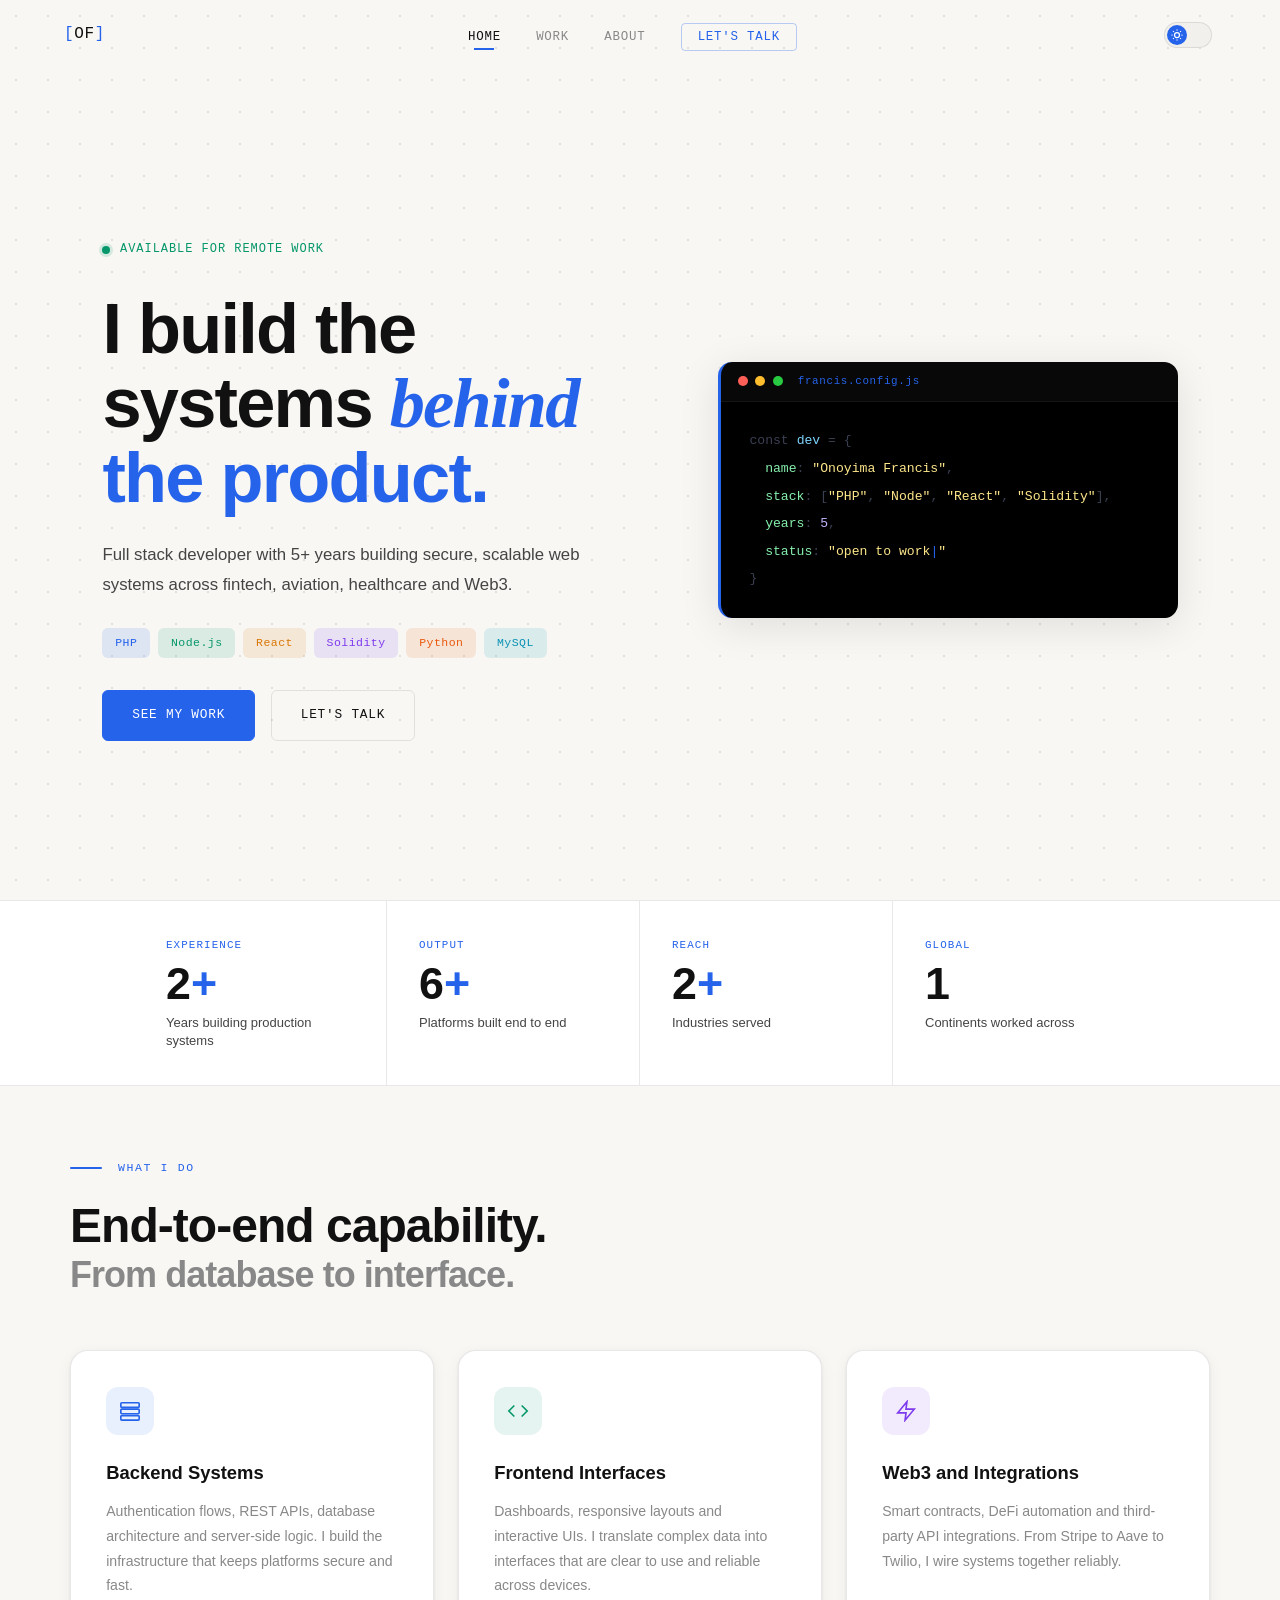
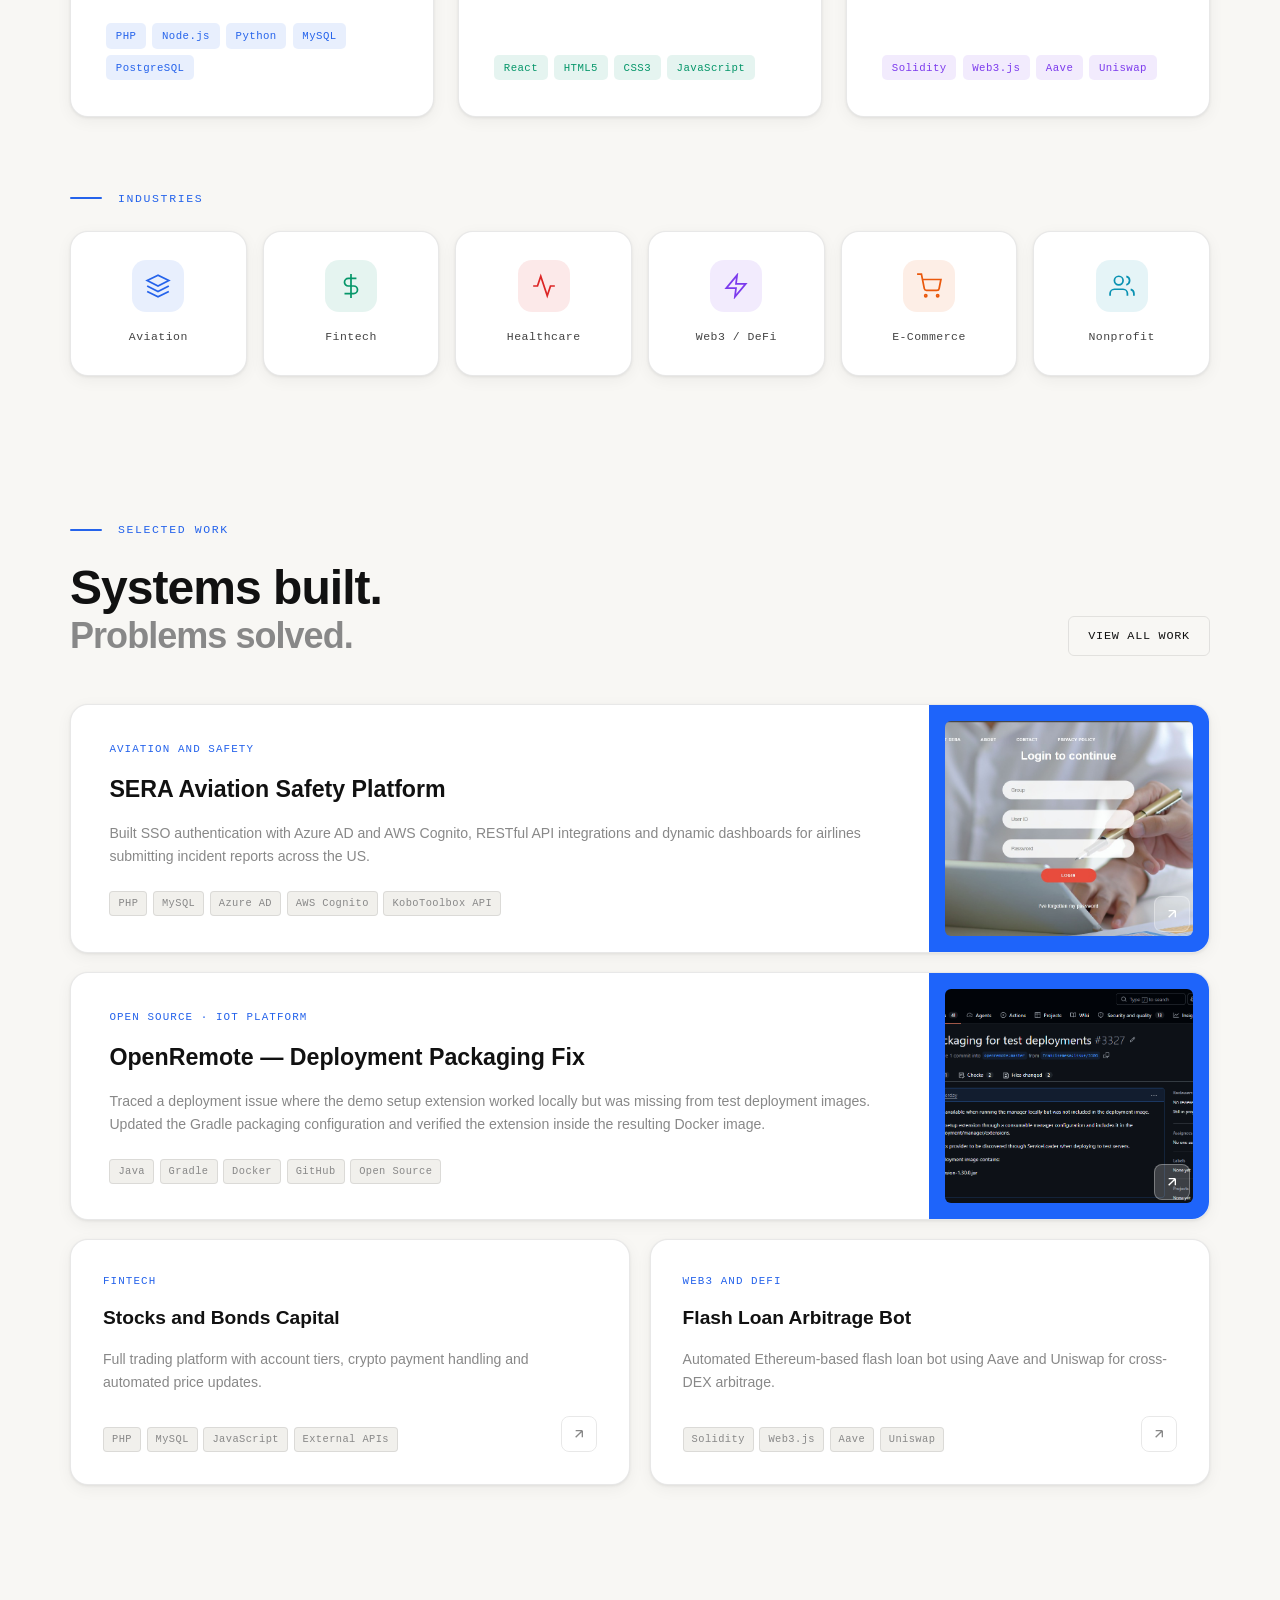
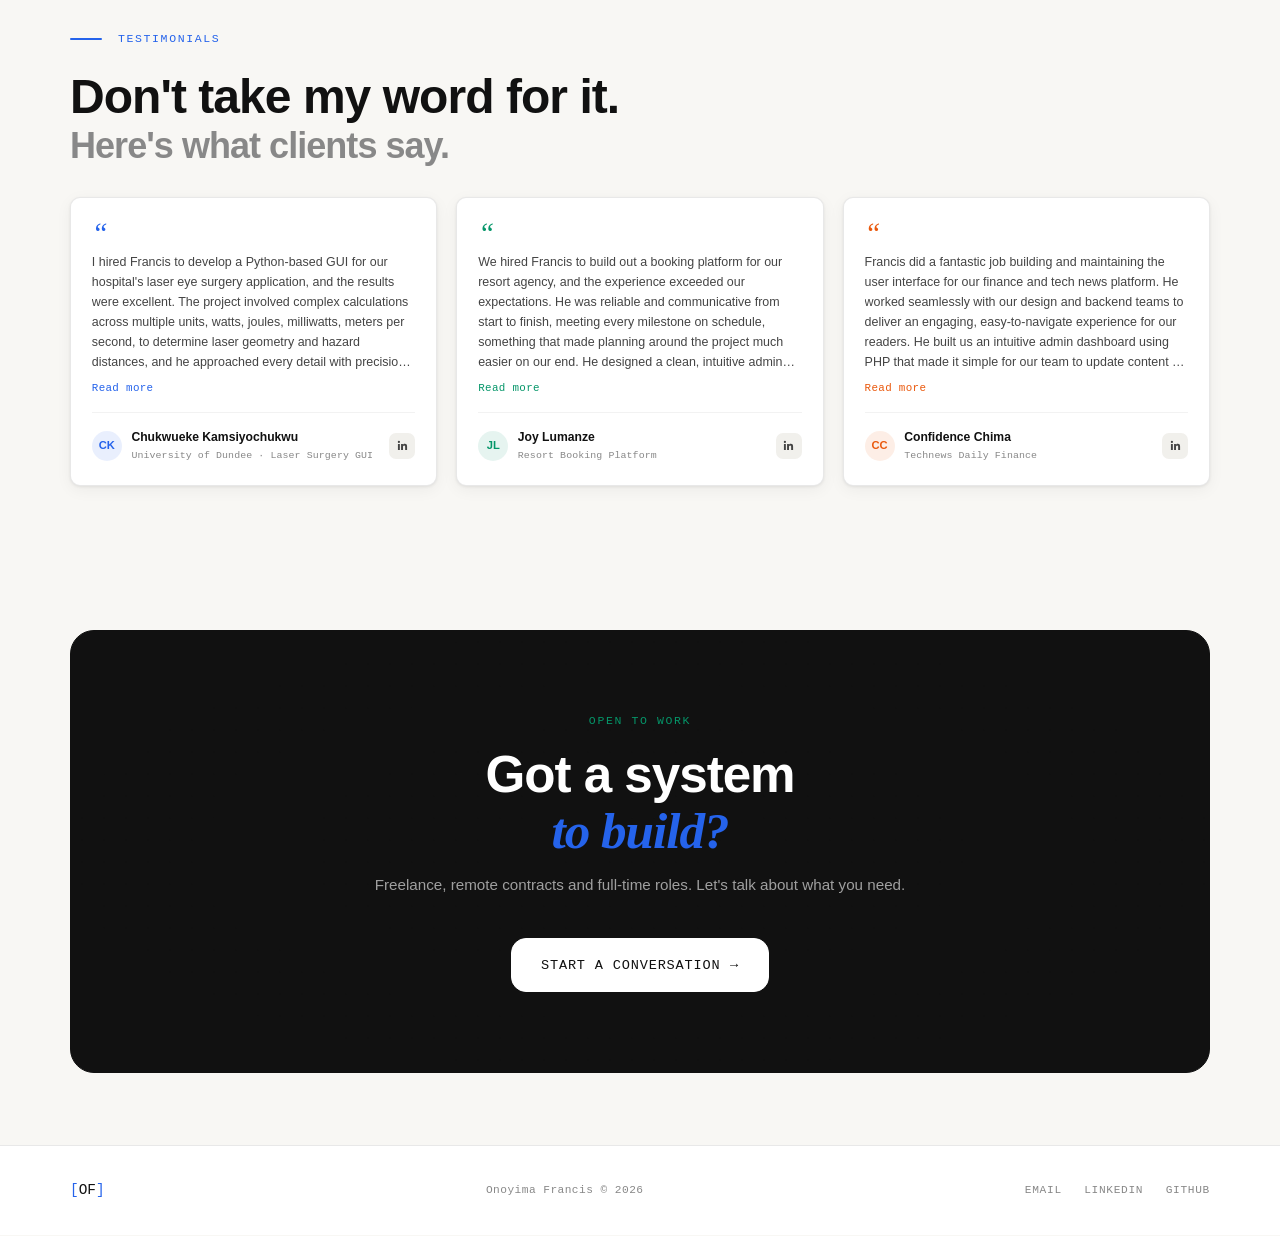
<file: index.html>
<!DOCTYPE html>
<html lang="en" data-theme="light">
<head>
<meta charset="UTF-8" />
<meta name="viewport" content="width=device-width, initial-scale=1.0" />
<!-- SEO Meta Tags for home / index.html -->
<title>Onoyima Francis | Software Engineer & Full-Stack Developer</title>
<meta name="description" content="Welcome to the official portfolio of Onoyima Francis, a Full-Stack Software Engineer specializing in building scalable web architectures, secure payment workflows, and automated system integrations.">
<meta name="keywords" content="Onoyima Francis, Software Engineer, Full Stack Web Developer, Contract Developer, Remote Engineer, PHP, JavaScript, Python">

<!-- Open Graph / Facebook -->
<meta property="og:type" content="website">
<meta property="og:url" content="https://github.io">
<meta property="og:title" content="Onoyima Francis | Software Engineer & Full-Stack Developer">
<meta property="og:description" content="Official developer profile of Onoyima Francis. Building robust backend pipelines, cryptographic vault applications, and high-performance frontend interfaces.">
<meta property="og:image" content="https://francisemeka.github.io/personal_portfolio/assets/images/profile_img%20(1).jfif">

<!-- Twitter Card -->
<meta name="twitter:card" content="summary_large_image">
<meta name="twitter:url" content="https://github.io">
<meta name="twitter:title" content="Onoyima Francis | Software Engineer & Full-Stack Developer">
<meta name="twitter:description" content="Official developer profile of Onoyima Francis. Building robust backend pipelines, cryptographic vault applications, and high-performance frontend interfaces.">
<meta name="twitter:image" content="https://github.ioassets/home-preview.png">

<!-- Google Fonts-->
  <link rel="preconnect" href="https://fonts.googleapis.com" />
  <link rel="preconnect" href="https://fonts.gstatic.com" crossorigin />
  <link href="https://fonts.googleapis.com/css2?family=Instrument+Serif:ital@0;1&family=Syne:wght@400;600;700;800&family=DM+Mono:wght@300;400;500&family=Epilogue:wght@300;400;500;600&display=swap" rel="stylesheet" />
  <link rel="stylesheet" href="assets/css/style.css" /> 
</head>
<body>

  <!-- NAV -->
  <nav class="nav" id="nav">
    <a href="index.html" class="nav__logo">
      <span class="nav__logo-bracket">[</span>OF<span class="nav__logo-bracket">]</span>
    </a>
    <ul class="nav__links" id="navLinks">
      <li><a href="index.html" class="nav__link active">Home</a></li>
      <li><a href="work.html" class="nav__link">Work</a></li>
      <li><a href="about.html" class="nav__link">About</a></li>
      <li><a href="contact.html" class="nav__link nav__link--cta">Let's Talk</a></li>
    </ul>
    <div class="nav__right">
      <button class="theme-toggle" id="themeToggle" aria-label="Toggle light/dark mode">
        <span class="theme-toggle__track">
          <span class="theme-toggle__thumb">
            <svg class="icon-sun" width="12" height="12" viewBox="0 0 24 24" fill="none" stroke="currentColor" stroke-width="2.5"><circle cx="12" cy="12" r="5"/><path d="M12 1v2M12 21v2M4.22 4.22l1.42 1.42M18.36 18.36l1.42 1.42M1 12h2M21 12h2M4.22 19.78l1.42-1.42M18.36 5.64l1.42-1.42"/></svg>
            <svg class="icon-moon" width="12" height="12" viewBox="0 0 24 24" fill="none" stroke="currentColor" stroke-width="2.5"><path d="M21 12.79A9 9 0 1111.21 3 7 7 0 0021 12.79z"/></svg>
          </span>
        </span>
      </button>
      <button class="nav__hamburger" id="hamburger" aria-label="Toggle menu">
        <span></span><span></span><span></span>
      </button>
    </div>
  </nav>

  <!-- MOBILE MENU -->
  <div class="mobile-menu" id="mobileMenu">
  <ul>
    <li style="--i:0"><a href="index.html" onclick="closeMobileMenu()"><span class="mm-num">01</span>Home</a></li>
    <li style="--i:1"><a href="work.html" onclick="closeMobileMenu()"><span class="mm-num">02</span>Work</a></li>
    <li style="--i:2"><a href="about.html" onclick="closeMobileMenu()"><span class="mm-num">03</span>About</a></li>
    <li style="--i:3"><a href="contact.html" onclick="closeMobileMenu()"><span class="mm-num">04</span>Let's Talk</a></li>
  </ul>
</div>

  <main>

    <!-- HERO -->
    <section class="hero">
      <div class="hero__bg-dots"></div>

      <div class="hero__content">
        <div class="hero__eyebrow">
          <span class="hero__dot"></span>
          <span class="hero__status">Available for remote work</span>
        </div>

        <h1 class="hero__heading">
          I build the<br />
          systems <em class="hero__serif">behind</em><br />
          <span class="hero__heading-accent">the product.</span>
        </h1>

        <p class="hero__sub">
          Full stack developer with 5+ years building secure, scalable web systems
          across fintech, aviation, healthcare and Web3.
        </p>

        <div class="hero__chips">
          <span class="chip chip--blue">PHP</span>
          <span class="chip chip--green">Node.js</span>
          <span class="chip chip--yellow">React</span>
          <span class="chip chip--purple">Solidity</span>
          <span class="chip chip--orange">Python</span>
          <span class="chip chip--teal">MySQL</span>
        </div>

        <div class="hero__ctas">
          <a href="work.html" class="btn btn--primary">See My Work</a>
          <a href="contact.html" class="btn btn--ghost">Let's Talk</a>
        </div>
      </div>

      <!-- TERMINAL CARD -->
      <div class="hero__terminal-wrap">
        <div class="hero__terminal">
          <div class="hero__terminal-bar">
            <span class="hero__terminal-dot red"></span>
            <span class="hero__terminal-dot yellow"></span>
            <span class="hero__terminal-dot green"></span>
            <span class="hero__terminal-filename">francis.config.js</span>
          </div>
          <div class="hero__terminal-body">
            <p><span class="t-muted">const</span> <span class="t-blue">dev</span> <span class="t-muted">= {</span></p>
            <p>&nbsp;&nbsp;<span class="t-green">name</span><span class="t-muted">:</span> <span class="t-yellow">"Onoyima Francis"</span><span class="t-muted">,</span></p>
            <p>&nbsp;&nbsp;<span class="t-green">stack</span><span class="t-muted">: [</span><span class="t-yellow">"PHP"</span><span class="t-muted">,</span> <span class="t-yellow">"Node"</span><span class="t-muted">,</span> <span class="t-yellow">"React"</span><span class="t-muted">,</span> <span class="t-yellow">"Solidity"</span><span class="t-muted">],</span></p>
            <p>&nbsp;&nbsp;<span class="t-green">years</span><span class="t-muted">:</span> <span class="t-purple">5</span><span class="t-muted">,</span></p>
            <p>&nbsp;&nbsp;<span class="t-green">status</span><span class="t-muted">:</span> <span class="t-yellow">"<span class="cursor-blink">open to work</span>"</span></p>
            <p><span class="t-muted">}</span></p>
          </div>
        </div>


      </div>

    </section>

    <!-- STATS STRIP -->
    <section class="stats">
      <div class="stats__inner">
        <div class="stats__item">
          <span class="stats__sub">Experience</span>
          <span class="stats__number">5<span class="stats__plus">+</span></span>
          <span class="stats__label">Years building production systems</span>
        </div>
        <div class="stats__item">
          <span class="stats__sub">Output</span>
          <span class="stats__number">11<span class="stats__plus">+</span></span>
          <span class="stats__label">Platforms built end to end</span>
        </div>
        <div class="stats__item">
          <span class="stats__sub">Reach</span>
          <span class="stats__number">5<span class="stats__plus">+</span></span>
          <span class="stats__label">Industries served</span>
        </div>
        <div class="stats__item">
          <span class="stats__sub">Global</span>
          <span class="stats__number">3</span>
          <span class="stats__label">Continents worked across</span>
        </div>
      </div>
    </section>

    <!-- WHAT I DO -->
    <section class="pillars section">
      <div class="container">
        <div class="section-label">
          <span class="section-label__line"></span>
          <span class="section-label__text">What I Do</span>
        </div>
        <h2 class="section-heading">
          End-to-end capability.
          <span class="section-heading__muted">From database to interface.</span>
        </h2>

        <div class="pillars__grid">
          <div class="pillar-card reveal" data-index="01">
            <div class="pillar-card__icon pillar-card__icon--blue">
              <svg viewBox="0 0 24 24" fill="none" stroke="currentColor" stroke-width="1.8" width="22" height="22"><rect x="2" y="3" width="20" height="5" rx="1"/><rect x="2" y="10" width="20" height="5" rx="1"/><rect x="2" y="17" width="20" height="5" rx="1"/></svg>
            </div>
            <h3 class="pillar-card__title">Backend Systems</h3>
            <p class="pillar-card__desc">Authentication flows, REST APIs, database architecture and server-side logic. I build the infrastructure that keeps platforms secure and fast.</p>
            <ul class="pillar-card__tags">
              <li>PHP</li><li>Node.js</li><li>Python</li><li>MySQL</li><li>PostgreSQL</li>
            </ul>
          </div>

          <div class="pillar-card reveal" data-index="02">
            <div class="pillar-card__icon pillar-card__icon--green">
              <svg viewBox="0 0 24 24" fill="none" stroke="currentColor" stroke-width="1.8" width="22" height="22"><polyline points="16 18 22 12 16 6"/><polyline points="8 6 2 12 8 18"/></svg>
            </div>
            <h3 class="pillar-card__title">Frontend Interfaces</h3>
            <p class="pillar-card__desc">Dashboards, responsive layouts and interactive UIs. I translate complex data into interfaces that are clear to use and reliable across devices.</p>
            <ul class="pillar-card__tags">
              <li>React</li><li>HTML5</li><li>CSS3</li><li>JavaScript</li>
            </ul>
          </div>

          <div class="pillar-card reveal" data-index="03">
            <div class="pillar-card__icon pillar-card__icon--purple">
              <svg viewBox="0 0 24 24" fill="none" stroke="currentColor" stroke-width="1.8" width="22" height="22"><path d="M13 2L3 14h9l-1 8 10-12h-9l1-8z"/></svg>
            </div>
            <h3 class="pillar-card__title">Web3 and Integrations</h3>
            <p class="pillar-card__desc">Smart contracts, DeFi automation and third-party API integrations. From Stripe to Aave to Twilio, I wire systems together reliably.</p>
            <ul class="pillar-card__tags">
              <li>Solidity</li><li>Web3.js</li><li>Aave</li><li>Uniswap</li>
            </ul>
          </div>
        </div>
      </div>
    </section>

    <!-- INDUSTRIES -->
    <section class="industries section" style="padding-top:0">
      <div class="container">
        <div class="section-label">
          <span class="section-label__line"></span>
          <span class="section-label__text">Industries</span>
        </div>
        <div class="industries__grid">
          <div class="industry-card reveal">
            <div class="industry-card__icon industry-card__icon--blue">
              <svg viewBox="0 0 24 24" fill="none" stroke="currentColor" stroke-width="1.6" width="26" height="26"><path d="M12 2L2 7l10 5 10-5-10-5zM2 17l10 5 10-5M2 12l10 5 10-5"/></svg>
            </div>
            <span>Aviation</span>
          </div>
          <div class="industry-card reveal">
            <div class="industry-card__icon industry-card__icon--green">
              <svg viewBox="0 0 24 24" fill="none" stroke="currentColor" stroke-width="1.6" width="26" height="26"><line x1="12" y1="1" x2="12" y2="23"/><path d="M17 5H9.5a3.5 3.5 0 000 7h5a3.5 3.5 0 010 7H6"/></svg>
            </div>
            <span>Fintech</span>
          </div>
          <div class="industry-card reveal">
            <div class="industry-card__icon industry-card__icon--red">
              <svg viewBox="0 0 24 24" fill="none" stroke="currentColor" stroke-width="1.6" width="26" height="26"><path d="M22 12h-4l-3 9L9 3l-3 9H2"/></svg>
            </div>
            <span>Healthcare</span>
          </div>
          <div class="industry-card reveal">
            <div class="industry-card__icon industry-card__icon--purple">
              <svg viewBox="0 0 24 24" fill="none" stroke="currentColor" stroke-width="1.6" width="26" height="26"><path d="M13 2L3 14h9l-1 8 10-12h-9l1-8z"/></svg>
            </div>
            <span>Web3 / DeFi</span>
          </div>
          <div class="industry-card reveal">
            <div class="industry-card__icon industry-card__icon--orange">
              <svg viewBox="0 0 24 24" fill="none" stroke="currentColor" stroke-width="1.6" width="26" height="26"><circle cx="9" cy="21" r="1"/><circle cx="20" cy="21" r="1"/><path d="M1 1h4l2.68 13.39a2 2 0 001.98 1.61h9.72a2 2 0 001.97-1.67L23 6H6"/></svg>
            </div>
            <span>E-Commerce</span>
          </div>
          <div class="industry-card reveal">
            <div class="industry-card__icon industry-card__icon--teal">
              <svg viewBox="0 0 24 24" fill="none" stroke="currentColor" stroke-width="1.6" width="26" height="26"><path d="M17 21v-2a4 4 0 00-4-4H5a4 4 0 00-4 4v2"/><circle cx="9" cy="7" r="4"/><path d="M23 21v-2a4 4 0 00-3-3.87M16 3.13a4 4 0 010 7.75"/></svg>
            </div>
            <span>Nonprofit</span>
          </div>
        </div>
      </div>
    </section>

    <!-- SELECTED WORK -->
    <section class="work-preview section">
      <div class="container">
        <div class="section-label">
          <span class="section-label__line"></span>
          <span class="section-label__text">Selected Work</span>
        </div>
        <div class="work-preview__header">
          <h2 class="section-heading">
            Systems built.
            <span class="section-heading__muted">Problems solved.</span>
          </h2>
          <a href="work.html" class="btn btn--ghost btn--sm">View All Work</a>
        </div>

        <div class="work-cards">
          <a href="work.html#aviation" class="work-card work-card--featured reveal">
            <div class="work-card__body">
              <div class="work-card__domain">Aviation and Safety</div>
              <h3 class="work-card__title">SERA Aviation Safety Platform</h3>
              <p class="work-card__desc">Built SSO authentication with Azure AD and AWS Cognito, RESTful API integrations and dynamic dashboards for airlines submitting incident reports across the US.</p>
              <ul class="work-card__tags">
                <li>PHP</li><li>MySQL</li><li>Azure AD</li><li>AWS Cognito</li><li>KoboToolbox API</li>
              </ul>
            </div>
            <div class="work-card__visual--featured">
              <img src="assets/images/SERA.jpeg" alt="SERA Aviation Safety Platform" class="work-card__visual-img" />
              <span class="work-card__arrow">
                <svg viewBox="0 0 24 24" fill="none" stroke="currentColor" stroke-width="2"><path d="M7 17L17 7M17 7H7M17 7v10"/></svg>
              </span>
            </div>
          </a>

          <!-- OpenRemote -->
          <a href="work.html#openremote" class="work-card work-card--featured reveal">
            <div class="work-card__body">
              <div class="work-card__domain">Open Source · IoT Platform</div>

              <h3 class="work-card__title">
                OpenRemote — Deployment Packaging Fix
              </h3>

              <p class="work-card__desc">
                Traced a deployment issue where the demo setup extension worked locally
                but was missing from test deployment images. Updated the Gradle packaging
                configuration and verified the extension inside the resulting Docker image.
              </p>

              <ul class="work-card__tags">
                <li>Java</li>
                <li>Gradle</li>
                <li>Docker</li>
                <li>GitHub</li>
                <li>Open Source</li>
              </ul>
            </div>

            <div class="work-card__visual--featured">
              <img
                src="assets/images/openremote.png"
                alt="OpenRemote deployment packaging contribution"
                class="work-card__visual-img"
              />

              <span class="work-card__arrow">
                <svg viewBox="0 0 24 24" fill="none" stroke="currentColor" stroke-width="2">
                  <path d="M7 17L17 7M17 7H7M17 7v10"/>
                </svg>
              </span>
            </div>
          </a>

          <a href="work.html#fintech" class="work-card reveal">
            <div class="work-card__domain">Fintech</div>
            <h3 class="work-card__title">Stocks and Bonds Capital</h3>
            <p class="work-card__desc">Full trading platform with account tiers, crypto payment handling and automated price updates.</p>
            <div class="work-card__meta">
              <ul class="work-card__tags">
                <li>PHP</li><li>MySQL</li><li>JavaScript</li><li>External APIs</li>
              </ul>
              <span class="work-card__arrow">
                <svg viewBox="0 0 24 24" fill="none" stroke="currentColor" stroke-width="2"><path d="M7 17L17 7M17 7H7M17 7v10"/></svg>
              </span>
            </div>
          </a>

          <a href="work.html#web3" class="work-card reveal">
            <div class="work-card__domain">Web3 and DeFi</div>
            <h3 class="work-card__title">Flash Loan Arbitrage Bot</h3>
            <p class="work-card__desc">Automated Ethereum-based flash loan bot using Aave and Uniswap for cross-DEX arbitrage.</p>
            <div class="work-card__meta">
              <ul class="work-card__tags">
                <li>Solidity</li><li>Web3.js</li><li>Aave</li><li>Uniswap</li>
              </ul>
              <span class="work-card__arrow">
                <svg viewBox="0 0 24 24" fill="none" stroke="currentColor" stroke-width="2"><path d="M7 17L17 7M17 7H7M17 7v10"/></svg>
              </span>
            </div>
          </a>

        </div>
      </div>
    </section>


    <!-- TESTIMONIALS -->
    <section class="testimonials section">
      <div class="container">
        <div class="section-label">
          <span class="section-label__line"></span>
          <span class="section-label__text">Testimonials</span>
        </div>
        <h2 class="section-heading">
          Don't take my word for it.
          <span class="section-heading__muted">Here's what clients say.</span>
        </h2>

        <div class="testimonials__grid">

          <div class="testimonial-card reveal">
            <span class="testimonial-card__quote-mark">&ldquo;</span>
            <p class="testimonial-card__text">I hired Francis to develop a Python-based GUI for our hospital's laser eye surgery application, and the results were excellent. The project involved complex calculations across multiple units, watts, joules, milliwatts, meters per second, to determine laser geometry and hazard distances, and he approached every detail with precision. He built the full frontend and backend himself, integrating it smoothly into our existing hospital software infrastructure. What stood out most was his willingness to collaborate closely with our medical professionals to ensure the software actually met clinical requirements, not just technical specs. He also ran extensive testing to validate accuracy, which gave us real confidence in the tool before it was used in a medical setting. Highly professional, detail-oriented, and reliable, exactly what you want for software with real clinical stakes.</p>
            <button type="button" class="testimonial-card__toggle">Read more</button>
            <div class="testimonial-card__footer">
              <div class="testimonial-card__avatar">CK</div>
              <div class="testimonial-card__meta">
                <span class="testimonial-card__name">Chukwueke Kamsiyochukwu</span>
                <span class="testimonial-card__role">University of Dundee &middot; Laser Surgery GUI</span>
              </div>
              <a href="https://www.linkedin.com/in/chukwueke-kamsiyochukwu-025656189" target="_blank" rel="noopener" class="testimonial-card__link" aria-label="Chukwueke Kamsiyochukwu on LinkedIn">
                <svg width="16" height="16" viewBox="0 0 24 24" fill="currentColor"><path d="M20.45 20.45h-3.55v-5.57c0-1.33-.03-3.04-1.85-3.04-1.85 0-2.14 1.45-2.14 2.94v5.67H9.36V9h3.41v1.56h.05c.48-.9 1.64-1.85 3.38-1.85 3.6 0 4.27 2.37 4.27 5.46v6.28zM5.34 7.43a2.06 2.06 0 11.02-4.12 2.06 2.06 0 01-.02 4.12zM7.12 20.45H3.56V9h3.56v11.45z"/></svg>
              </a>
            </div>
          </div>

          <div class="testimonial-card reveal">
            <span class="testimonial-card__quote-mark">&ldquo;</span>
            <p class="testimonial-card__text">We hired Francis to build out a booking platform for our resort agency, and the experience exceeded our expectations. He was reliable and communicative from start to finish, meeting every milestone on schedule, something that made planning around the project much easier on our end. He designed a clean, intuitive admin analytics dashboard that let our team track and manage hotel and resort check-ins with ease, and he built polished client portals and profiles so our customers could easily view and book the resorts we had available. His attention to detail and professionalism made him a pleasure to work with, and we'd gladly bring him on for future projects.</p>
            <button type="button" class="testimonial-card__toggle">Read more</button>
            <div class="testimonial-card__footer">
              <div class="testimonial-card__avatar">JL</div>
              <div class="testimonial-card__meta">
                <span class="testimonial-card__name">Joy Lumanze</span>
                <span class="testimonial-card__role">Resort Booking Platform</span>
              </div>
              <a href="https://www.linkedin.com/in/joy-lumanze-bba610354" target="_blank" rel="noopener" class="testimonial-card__link" aria-label="Joy Lumanze on LinkedIn">
                <svg width="16" height="16" viewBox="0 0 24 24" fill="currentColor"><path d="M20.45 20.45h-3.55v-5.57c0-1.33-.03-3.04-1.85-3.04-1.85 0-2.14 1.45-2.14 2.94v5.67H9.36V9h3.41v1.56h.05c.48-.9 1.64-1.85 3.38-1.85 3.6 0 4.27 2.37 4.27 5.46v6.28zM5.34 7.43a2.06 2.06 0 11.02-4.12 2.06 2.06 0 01-.02 4.12zM7.12 20.45H3.56V9h3.56v11.45z"/></svg>
              </a>
            </div>
          </div>

          <div class="testimonial-card reveal">
            <span class="testimonial-card__quote-mark">&ldquo;</span>
            <p class="testimonial-card__text">Francis did a fantastic job building and maintaining the user interface for our finance and tech news platform. He worked seamlessly with our design and backend teams to deliver an engaging, easy-to-navigate experience for our readers. He built us an intuitive admin dashboard using PHP that made it simple for our team to update content on our own, and he significantly improved our site's loading speed by optimizing images, scripts, and stylesheets. He also integrated real-time financial market data through third-party APIs, keeping our Forex and crypto coverage current for our audience. On top of all that, his SEO improvements helped grow our organic traffic. A skilled, reliable developer who understood exactly what our platform needed.</p>
            <button type="button" class="testimonial-card__toggle">Read more</button>
            <div class="testimonial-card__footer">
              <div class="testimonial-card__avatar">CC</div>
              <div class="testimonial-card__meta">
                <span class="testimonial-card__name">Confidence Chima</span>
                <span class="testimonial-card__role">Technews Daily Finance</span>
              </div>
              <a href="https://www.linkedin.com/in/confidence-chima-596901340" target="_blank" rel="noopener" class="testimonial-card__link" aria-label="Confidence Chima on LinkedIn">
                <svg width="16" height="16" viewBox="0 0 24 24" fill="currentColor"><path d="M20.45 20.45h-3.55v-5.57c0-1.33-.03-3.04-1.85-3.04-1.85 0-2.14 1.45-2.14 2.94v5.67H9.36V9h3.41v1.56h.05c.48-.9 1.64-1.85 3.38-1.85 3.6 0 4.27 2.37 4.27 5.46v6.28zM5.34 7.43a2.06 2.06 0 11.02-4.12 2.06 2.06 0 01-.02 4.12zM7.12 20.45H3.56V9h3.56v11.45z"/></svg>
              </a>
            </div>
          </div>

        </div>
      </div>
    </section>


    <!-- CTA BANNER -->
    <section class="cta-banner section">
      <div class="container">
        <div class="cta-banner__inner reveal">
          <p class="cta-banner__eyebrow">Open to work</p>
          <h2 class="cta-banner__heading">Got a system<br/><em class="hero__serif">to build?</em></h2>
          <p class="cta-banner__sub">Freelance, remote contracts and full-time roles. Let's talk about what you need.</p>
          <a href="contact.html" class="btn btn--cta-banner">Start a Conversation</a>
        </div>
      </div>
    </section>

  </main>

  <footer class="footer">
    <div class="container">
      <div class="footer__inner">
        <span class="footer__logo">
          <span class="nav__logo-bracket">[</span>OF<span class="nav__logo-bracket">]</span>
        </span>
        <p class="footer__copy">Onoyima Francis &copy; 2026</p>
        <div class="footer__links">
          <a href="mailto:francisonoyima23@gmail.com" class="footer__link">Email</a>
          <a href="https://www.linkedin.com/in/onoyima-francis-3aabab253/" class="footer__link">LinkedIn</a>
          <a href="https://github.com/Francisemeka" class="footer__link">GitHub</a>
        </div>
      </div>
    </div>
  </footer>

  <script src="assets\javascript\main.js"></script>
  <script>
    document.addEventListener('click', function (e) {
      var btn = e.target.closest('.testimonial-card__toggle');
      if (!btn) return;
      var card = btn.closest('.testimonial-card');
      var text = card.querySelector('.testimonial-card__text');
      var expanded = text.classList.toggle('expanded');
      btn.textContent = expanded ? 'Show less' : 'Read more';
    });
  </script>
</body>
</html>
</file>
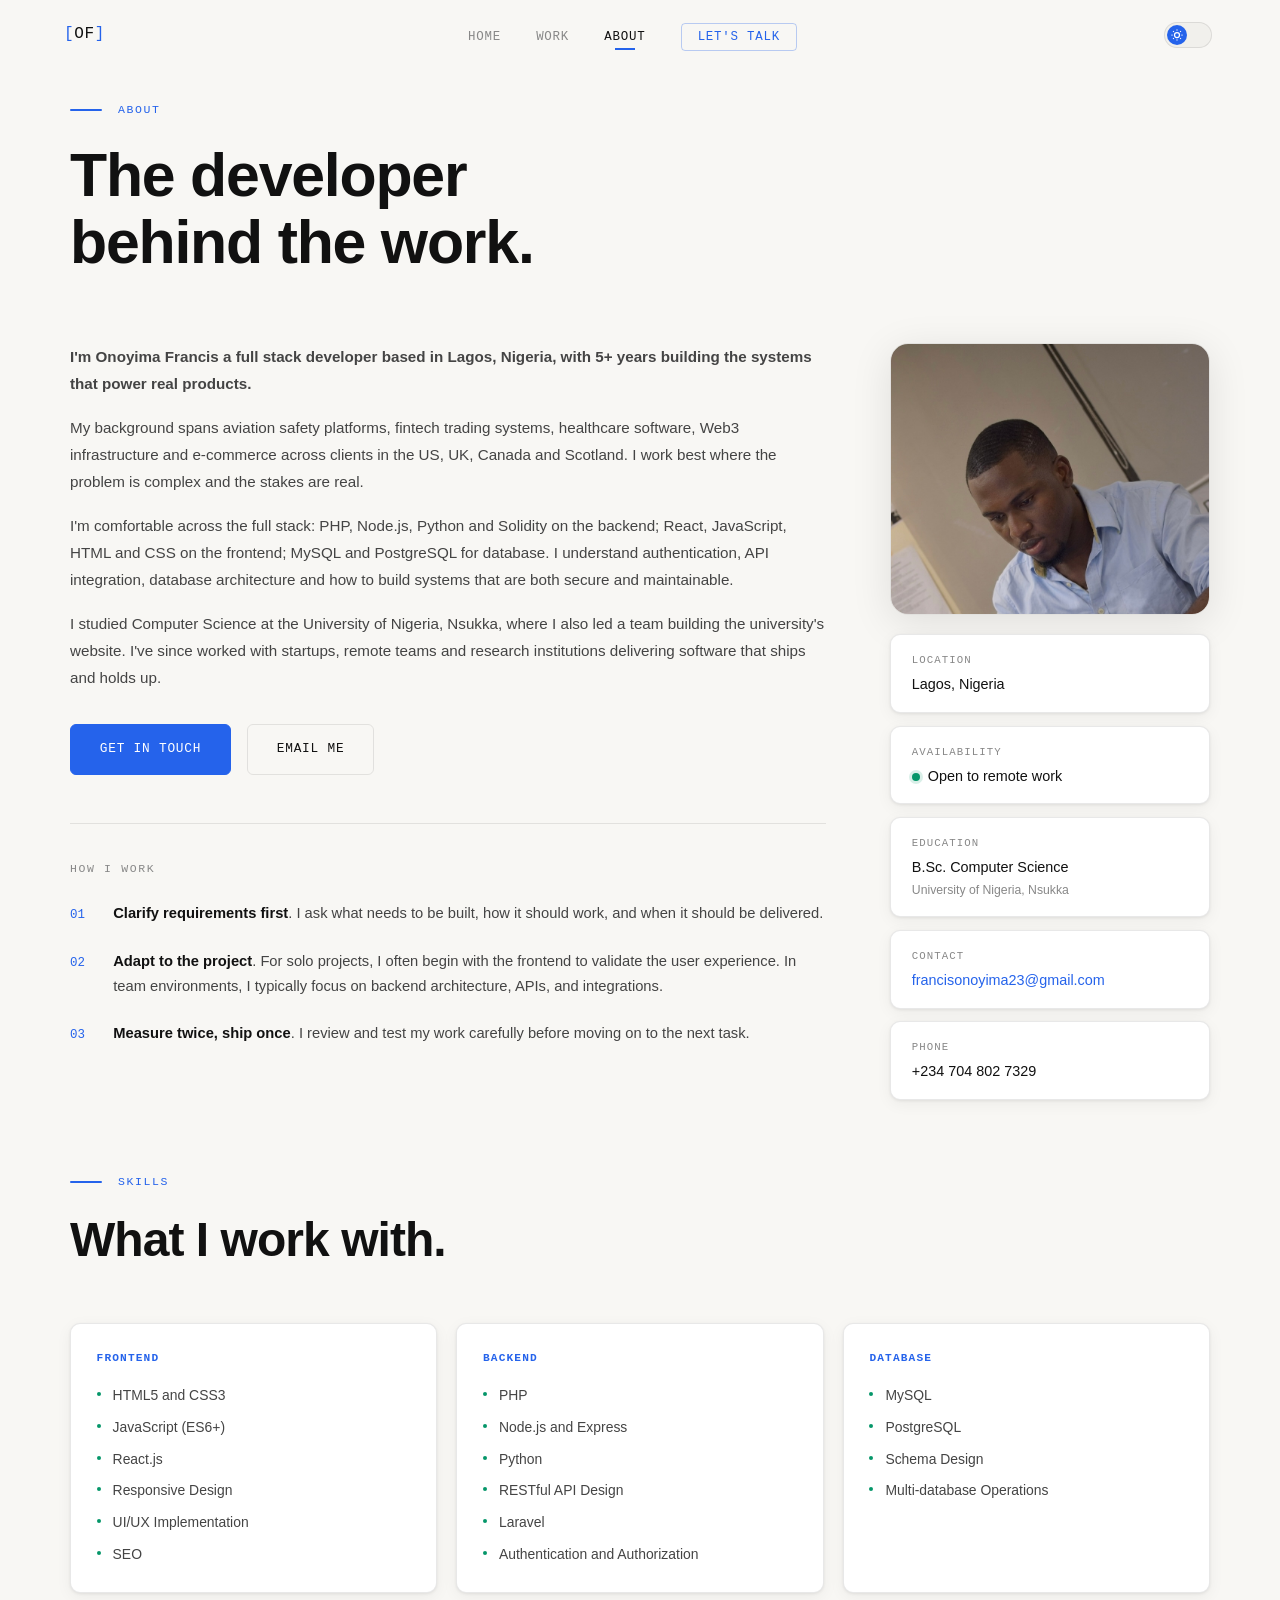
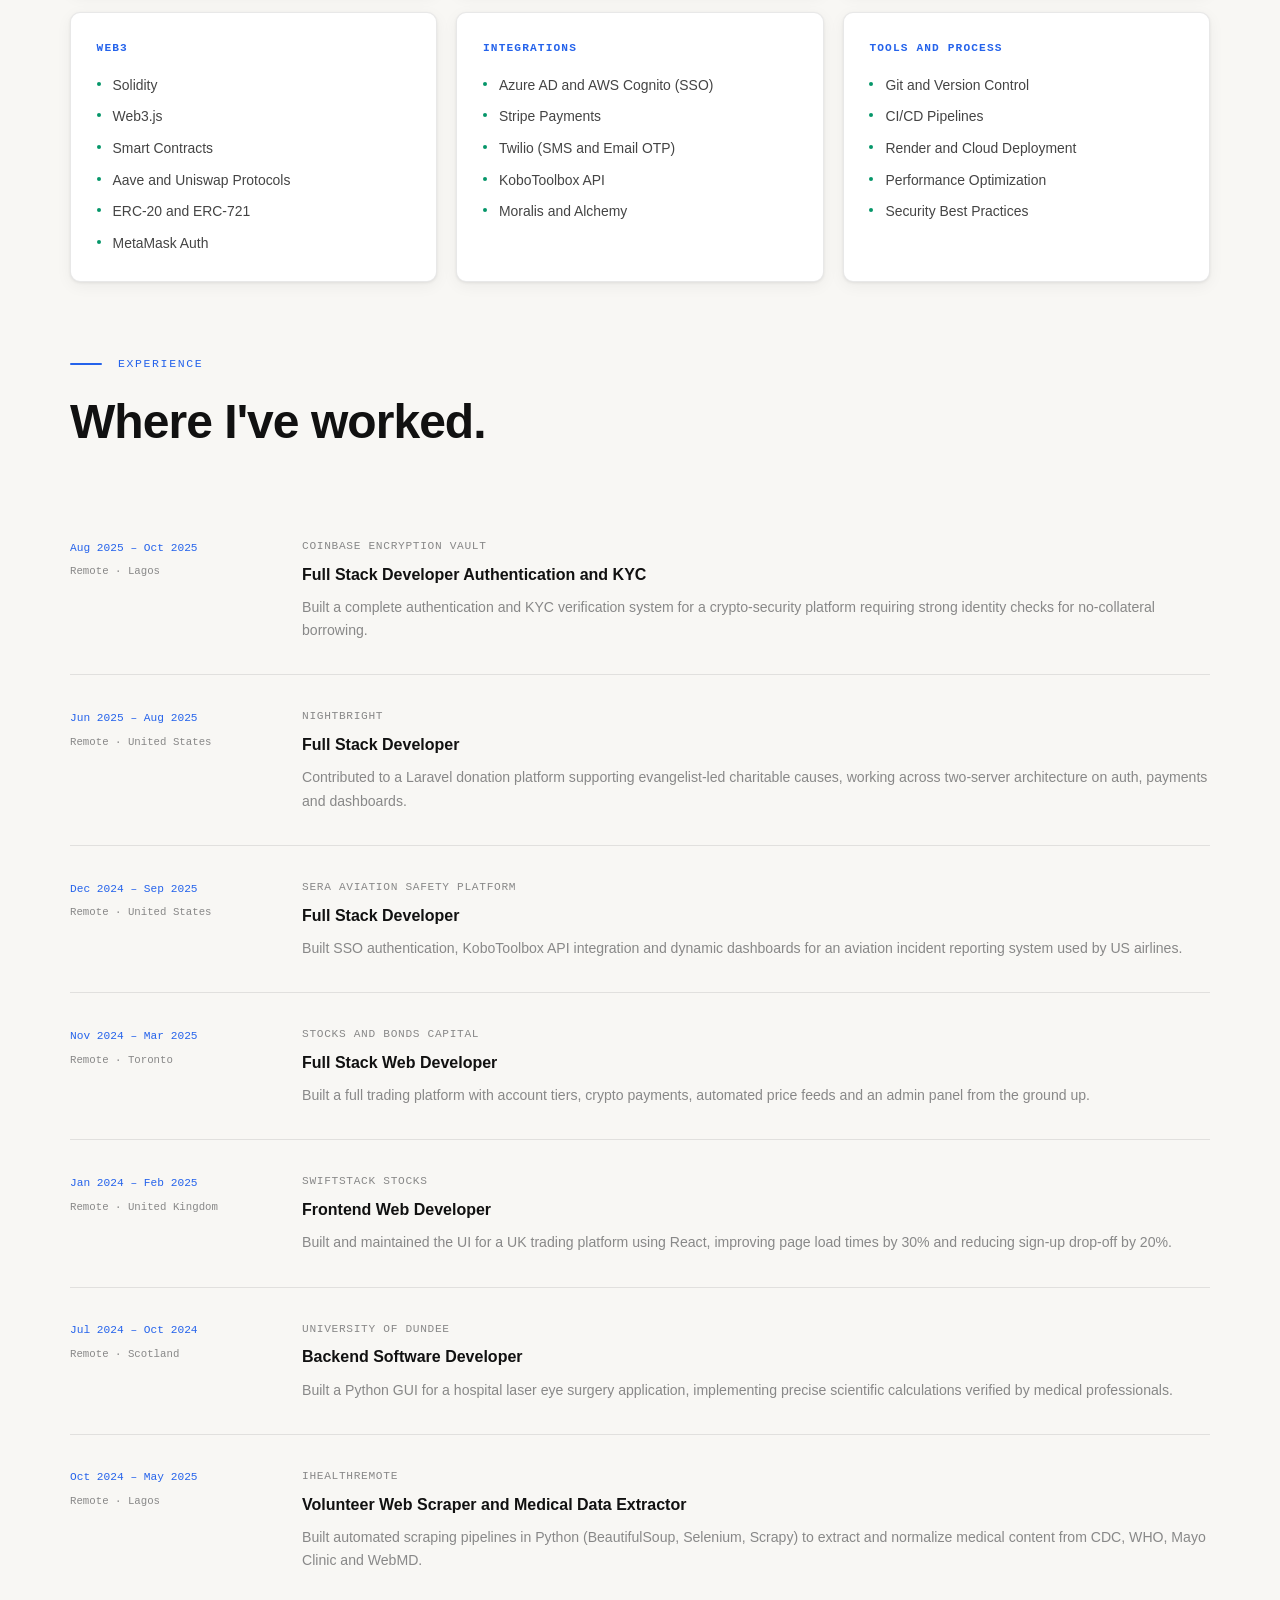
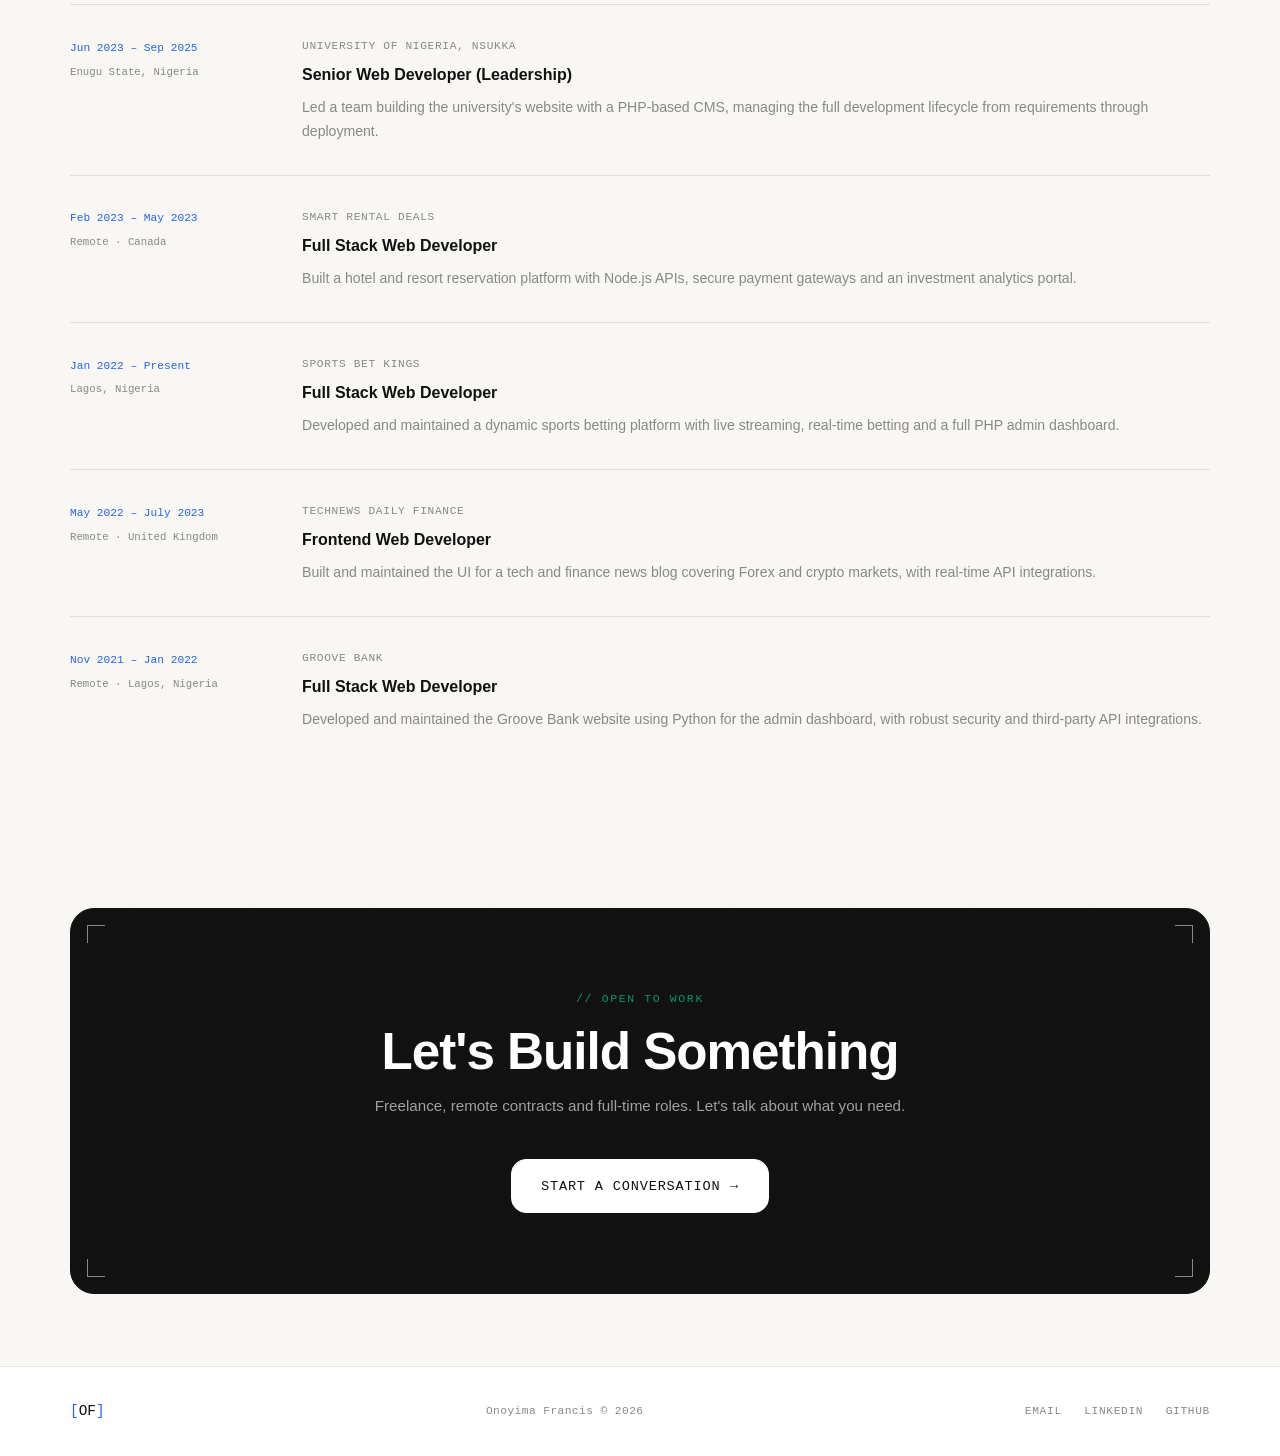
<file: about.html>
<!DOCTYPE html>
<html lang="en" data-theme="light">
<head>
<meta charset="UTF-8" />
<meta name="viewport" content="width=device-width, initial-scale=1.0" />
<!-- SEO Meta Tags for about.html -->
<title>About Onoyima Francis | Professional Technical Stack & Background</title>
<meta name="description" content="Learn about the technical background, specialized toolsets, and architectural principles of software developer Onoyima Francis. Proficient in Laravel, Node.js, Express, React, MySQL, and automated testing frameworks.">
<meta name="keywords" content="Developer Bio, Engineering Stack, Technical Profile, Laravel Developer, React Developer, Node.js Expert, Remote Developer Skills">

<!-- Open Graph / Facebook -->
<meta property="og:type" content="profile">
<meta property="og:url" content="https://francisemeka.github.io/personal_portfolio/about.html">
<meta property="og:title" content="About Onoyima Francis | Professional Technical Stack & Background">
<meta property="og:description" content="Discover the professional timeline, core architectural proficiencies, and project philosophies of full-stack developer Onoyima Francis.">
<meta property="og:image" content="https://francisemeka.github.io/personal_portfolio/assets/images/profile_img%20(1).jfif">

<!-- Twitter Card -->
<meta name="twitter:card" content="summary_large_image">
<meta name="twitter:url" content="https://francisemeka.github.io/personal_portfolio/about.html">
<meta name="twitter:title" content="About Onoyima Francis | Professional Technical Stack & Background">
<meta name="twitter:description" content="Discover the professional timeline, core architectural proficiencies, and project philosophies of full-stack developer Onoyima Francis.">
<meta name="twitter:image" content="https://francisemeka.github.io/personal_portfolio/assets/images/profile_img%20(1).jfif">

<!-- Google Fonts-->
  <link rel="preconnect" href="https://fonts.googleapis.com" />
  <link rel="preconnect" href="https://fonts.gstatic.com" crossorigin />
  <link href="https://fonts.googleapis.com/css2?family=Syne:wght@400;600;700;800&family=DM+Mono:wght@300;400;500&family=Epilogue:wght@300;400;500&display=swap" rel="stylesheet" />
  <link rel="stylesheet" href="assets/css/style.css" />
</head>
<body>

  <!-- NAV -->
  <nav class="nav" id="nav">
    <a href="index.html" class="nav__logo">
      <span class="nav__logo-bracket">[</span>OF<span class="nav__logo-bracket">]</span>
    </a>
    <ul class="nav__links" id="navLinks">
      <li><a href="index.html" class="nav__link">Home</a></li>
      <li><a href="work.html" class="nav__link">Work</a></li>
      <li><a href="about.html" class="nav__link active">About</a></li>
      <li><a href="contact.html" class="nav__link nav__link--cta">Let's Talk</a></li>
    </ul>
    <div class="nav__right">
      <button class="theme-toggle" id="themeToggle" aria-label="Toggle light/dark mode">
        <span class="theme-toggle__track"><span class="theme-toggle__thumb"><svg class="icon-sun" width="12" height="12" viewBox="0 0 24 24" fill="none" stroke="currentColor" stroke-width="2.5"><circle cx="12" cy="12" r="5"/><path d="M12 1v2M12 21v2M4.22 4.22l1.42 1.42M18.36 18.36l1.42 1.42M1 12h2M21 12h2M4.22 19.78l1.42-1.42M18.36 5.64l1.42-1.42"/></svg><svg class="icon-moon" width="12" height="12" viewBox="0 0 24 24" fill="none" stroke="currentColor" stroke-width="2.5"><path d="M21 12.79A9 9 0 1111.21 3 7 7 0 0021 12.79z"/></svg></span></span>
      </button>
      <button class="nav__hamburger" id="hamburger" aria-label="Toggle menu">
      <span></span><span></span><span></span>
    </button>
  </nav>

  <!-- MOBILE MENU -->
 <div class="mobile-menu" id="mobileMenu">
  <ul>
    <li style="--i:0"><a href="index.html" onclick="closeMobileMenu()"><span class="mm-num">01</span>Home</a></li>
    <li style="--i:1"><a href="work.html" onclick="closeMobileMenu()"><span class="mm-num">02</span>Work</a></li>
    <li style="--i:2"><a href="about.html" onclick="closeMobileMenu()"><span class="mm-num">03</span>About</a></li>
    <li style="--i:3"><a href="contact.html" onclick="closeMobileMenu()"><span class="mm-num">04</span>Let's Talk</a></li>
  </ul>
</div>

  <main>

    <!-- PAGE HERO -->
    <section class="page-hero">
      <div class="container">
        <div class="section-label">
          <span class="section-label__line"></span>
          <span class="section-label__text">About</span>
        </div>
        <h1 class="page-hero__heading">
          The developer<br />
          <span class="muted-text">behind the work.</span>
        </h1>
      </div>
    </section>

    <!-- BIO SECTION -->
    <section class="about-bio section" style="padding-top: 2rem;">
      <div class="container">
        <div class="about-bio__grid">

          <div class="about-bio__text">
            <p class="about-bio__lead">
              I'm Onoyima Francis a full stack developer based in Lagos, Nigeria, with 5+ years building the systems that power real products.
            </p>
            <p>
              My background spans aviation safety platforms, fintech trading systems, healthcare software, Web3 infrastructure and e-commerce across clients in the US, UK, Canada and Scotland. I work best where the problem is complex and the stakes are real.
            </p>
            <p>
              I'm comfortable across the full stack: PHP, Node.js, Python and Solidity on the backend; React, JavaScript, HTML and CSS on the frontend; MySQL and PostgreSQL for database. I understand authentication, API integration, database architecture and how to build systems that are both secure and maintainable.
            </p>
            <p>
              I studied Computer Science at the University of Nigeria, Nsukka, where I also led a team building the university's website. I've since worked with startups, remote teams and research institutions delivering software that ships and holds up.
            </p>
            <div class="about-bio__ctas">
              <a href="contact.html" class="btn btn--primary">Get in Touch</a>
              <a href="mailto:francisonoyima23@gmail.com" class="btn btn--ghost">Email Me</a>
            </div>

<div class="how-i-work">
  <div class="how-i-work__label">How I Work</div>
  <ol class="how-i-work__list">
    <li>
      <span class="how-i-work__num">01</span>
      <p> <span class="how-i-work_span">Clarify requirements first</span>. I ask what needs to be built, how it should work, and when it should be delivered.</p>
    </li>
    <li>
      <span class="how-i-work__num">02</span>
      <p><span class="how-i-work_span">Adapt to the project</span>. For solo projects, I often begin with the frontend to validate the user experience. In team environments, I typically focus on backend architecture, APIs, and integrations.</p>
    </li>
    <li>
      <span class="how-i-work__num">03</span>
      <p><span class="how-i-work_span">Measure twice, ship once</span>. I review and test my work carefully before moving on to the next task.</p>
    </li>
  </ol>
</div>
          </div>


          <div class="about-bio__aside">
            <div class="about-photo" id="aboutPhotoWrap">
              <img src="assets/images/about.jpeg" alt="Onoyima Francis" onerror="this.closest('#aboutPhotoWrap').style.display='none'" />
            </div>
            <div class="about-cards-grid">
              <div class="about-card">
                <div class="about-card__label">Location</div>
                <div class="about-card__value">Lagos, Nigeria</div>
              </div>
              <div class="about-card">
                <div class="about-card__label">Availability</div>
                <div class="about-card__value about-card__value--green">
                  <span class="hero__dot" style="display:inline-block;margin-right:0.5rem;"></span>Open to remote work
                </div>
              </div>
              <div class="about-card">
                <div class="about-card__label">Education</div>
                <div class="about-card__value">B.Sc. Computer Science<br /><span style="color:var(--muted);font-size:0.85em;">University of Nigeria, Nsukka</span></div>
              </div>
              <div class="about-card">
                <div class="about-card__label">Contact</div>
                <div class="about-card__value"><a href="mailto:francisonoyima23@gmail.com" style="color:var(--accent)">francisonoyima23@gmail.com</a></div>
              </div>
              <div class="about-card">
                <div class="about-card__label">Phone</div>
                <div class="about-card__value">+234 704 802 7329</div>
              </div>
            </div>
          </div>

        </div>
      </div>
    </section>

    <!-- SKILLS SECTION -->
    <section class="skills-section section" style="padding-top:0;">
      <div class="container">
        <div class="section-label">
          <span class="section-label__line"></span>
          <span class="section-label__text">Skills</span>
        </div>
        <h2 class="section-heading">
          What I work with.
        </h2>

        <div class="skills-grid">
          <div class="skill-group">
            <h3 class="skill-group__title">Frontend</h3>
            <ul class="skill-group__list">
              <li>HTML5 and CSS3</li>
              <li>JavaScript (ES6+)</li>
              <li>React.js</li>
              <li>Responsive Design</li>
              <li>UI/UX Implementation</li>
              <li>SEO</li>
            </ul>
          </div>
          <div class="skill-group">
            <h3 class="skill-group__title">Backend</h3>
            <ul class="skill-group__list">
              <li>PHP</li>
              <li>Node.js and Express</li>
              <li>Python</li>
              <li>RESTful API Design</li>
              <li>Laravel</li>
              <li>Authentication and Authorization</li>
            </ul>
          </div>
          <div class="skill-group">
            <h3 class="skill-group__title">Database</h3>
            <ul class="skill-group__list">
              <li>MySQL</li>
              <li>PostgreSQL</li>
              <li>Schema Design</li>
              <li>Multi-database Operations</li>
            </ul>
          </div>
          <div class="skill-group">
            <h3 class="skill-group__title">Web3</h3>
            <ul class="skill-group__list">
              <li>Solidity</li>
              <li>Web3.js</li>
              <li>Smart Contracts</li>
              <li>Aave and Uniswap Protocols</li>
              <li>ERC-20 and ERC-721</li>
              <li>MetaMask Auth</li>
            </ul>
          </div>
          <div class="skill-group">
            <h3 class="skill-group__title">Integrations</h3>
            <ul class="skill-group__list">
              <li>Azure AD and AWS Cognito (SSO)</li>
              <li>Stripe Payments</li>
              <li>Twilio (SMS and Email OTP)</li>
              <li>KoboToolbox API</li>
              <li>Moralis and Alchemy</li>
            </ul>
          </div>
          <div class="skill-group">
            <h3 class="skill-group__title">Tools and Process</h3>
            <ul class="skill-group__list">
              <li>Git and Version Control</li>
              <li>CI/CD Pipelines</li>
              <li>Render and Cloud Deployment</li>
              <li>Performance Optimization</li>
              <li>Security Best Practices</li>
            </ul>
          </div>
        </div>
      </div>
    </section>

    <!-- EXPERIENCE TIMELINE -->
    <section class="experience-section section" style="padding-top:0;">
      <div class="container">
        <div class="section-label">
          <span class="section-label__line"></span>
          <span class="section-label__text">Experience</span>
        </div>
        <h2 class="section-heading">
          Where I've worked.
        </h2>

        <div class="timeline">

          <div class="timeline__item reveal">
            <div class="timeline__meta">
              <span class="timeline__period">Aug 2025 – Oct 2025</span>
              <span class="timeline__location">Remote · Lagos</span>
            </div>
            <div class="timeline__content">
              <span class="timeline__company">Coinbase Encryption Vault</span>
              <h3 class="timeline__role">Full Stack Developer Authentication and KYC</h3>
              <p>Built a complete authentication and KYC verification system for a crypto-security platform requiring strong identity checks for no-collateral borrowing.</p>
            </div>
          </div>

          <div class="timeline__item reveal">
            <div class="timeline__meta">
              <span class="timeline__period">Jun 2025 – Aug 2025</span>
              <span class="timeline__location">Remote · United States</span>
            </div>
            <div class="timeline__content">
              <span class="timeline__company">NightBright</span>
              <h3 class="timeline__role">Full Stack Developer</h3>
              <p>Contributed to a Laravel donation platform supporting evangelist-led charitable causes, working across two-server architecture on auth, payments and dashboards.</p>
            </div>
          </div>

          <div class="timeline__item reveal">
            <div class="timeline__meta">
              <span class="timeline__period">Dec 2024 – Sep 2025</span>
              <span class="timeline__location">Remote · United States</span>
            </div>
            <div class="timeline__content">
              <span class="timeline__company">SERA Aviation Safety Platform</span>
              <h3 class="timeline__role">Full Stack Developer</h3>
              <p>Built SSO authentication, KoboToolbox API integration and dynamic dashboards for an aviation incident reporting system used by US airlines.</p>
            </div>
          </div>

          <div class="timeline__item reveal">
            <div class="timeline__meta">
              <span class="timeline__period">Nov 2024 – Mar 2025</span>
              <span class="timeline__location">Remote · Toronto</span>
            </div>
            <div class="timeline__content">
              <span class="timeline__company">Stocks and Bonds Capital</span>
              <h3 class="timeline__role">Full Stack Web Developer</h3>
              <p>Built a full trading platform with account tiers, crypto payments, automated price feeds and an admin panel from the ground up.</p>
            </div>
          </div>

          <div class="timeline__item reveal">
            <div class="timeline__meta">
              <span class="timeline__period">Jan 2024 – Feb 2025</span>
              <span class="timeline__location">Remote · United Kingdom</span>
            </div>
            <div class="timeline__content">
              <span class="timeline__company">SwiftStack Stocks</span>
              <h3 class="timeline__role">Frontend Web Developer</h3>
              <p>Built and maintained the UI for a UK trading platform using React, improving page load times by 30% and reducing sign-up drop-off by 20%.</p>
            </div>
          </div>

          <div class="timeline__item reveal">
            <div class="timeline__meta">
              <span class="timeline__period">Jul 2024 – Oct 2024</span>
              <span class="timeline__location">Remote · Scotland</span>
            </div>
            <div class="timeline__content">
              <span class="timeline__company">University of Dundee</span>
              <h3 class="timeline__role">Backend Software Developer</h3>
              <p>Built a Python GUI for a hospital laser eye surgery application, implementing precise scientific calculations verified by medical professionals.</p>
            </div>
          </div>

          <div class="timeline__item reveal">
            <div class="timeline__meta">
              <span class="timeline__period">Oct 2024 – May 2025</span>
              <span class="timeline__location">Remote · Lagos</span>
            </div>
            <div class="timeline__content">
              <span class="timeline__company">iHealthRemote</span>
              <h3 class="timeline__role">Volunteer Web Scraper and Medical Data Extractor</h3>
              <p>Built automated scraping pipelines in Python (BeautifulSoup, Selenium, Scrapy) to extract and normalize medical content from CDC, WHO, Mayo Clinic and WebMD.</p>
            </div>
          </div>

          <div class="timeline__item reveal">
            <div class="timeline__meta">
              <span class="timeline__period">Jun 2023 – Sep 2025</span>
              <span class="timeline__location">Enugu State, Nigeria</span>
            </div>
            <div class="timeline__content">
              <span class="timeline__company">University of Nigeria, Nsukka</span>
              <h3 class="timeline__role">Senior Web Developer (Leadership)</h3>
              <p>Led a team building the university's website with a PHP-based CMS, managing the full development lifecycle from requirements through deployment.</p>
            </div>
          </div>

          <div class="timeline__item reveal">
            <div class="timeline__meta">
              <span class="timeline__period">Feb 2023 – May 2023</span>
              <span class="timeline__location">Remote · Canada</span>
            </div>
            <div class="timeline__content">
              <span class="timeline__company">Smart Rental Deals</span>
              <h3 class="timeline__role">Full Stack Web Developer</h3>
              <p>Built a hotel and resort reservation platform with Node.js APIs, secure payment gateways and an investment analytics portal.</p>
            </div>
          </div>

          <div class="timeline__item reveal">
            <div class="timeline__meta">
              <span class="timeline__period">Jan 2022 – Present</span>
              <span class="timeline__location">Lagos, Nigeria</span>
            </div>
            <div class="timeline__content">
              <span class="timeline__company">Sports Bet Kings</span>
              <h3 class="timeline__role">Full Stack Web Developer</h3>
              <p>Developed and maintained a dynamic sports betting platform with live streaming, real-time betting and a full PHP admin dashboard.</p>
            </div>
          </div>

          <div class="timeline__item reveal">
            <div class="timeline__meta">
              <span class="timeline__period">May 2022 – July 2023</span>
              <span class="timeline__location">Remote · United Kingdom</span>
            </div>
            <div class="timeline__content">
              <span class="timeline__company">Technews Daily Finance</span>
              <h3 class="timeline__role">Frontend Web Developer</h3>
              <p>Built and maintained the UI for a tech and finance news blog covering Forex and crypto markets, with real-time API integrations.</p>
            </div>
          </div>

          <div class="timeline__item reveal">
            <div class="timeline__meta">
              <span class="timeline__period">Nov 2021 – Jan 2022</span>
              <span class="timeline__location">Remote · Lagos, Nigeria</span>
            </div>
            <div class="timeline__content">
              <span class="timeline__company">Groove Bank</span>
              <h3 class="timeline__role">Full Stack Web Developer</h3>
              <p>Developed and maintained the Groove Bank website using Python for the admin dashboard, with robust security and third-party API integrations.</p>
            </div>
          </div>

        </div>
      </div>
    </section>

    <!-- CTA BANNER -->
        <section class="cta-banner section">
      <div class="container">
        <div class="cta-banner__inner">
        <div class="cta-banner__noise"></div>
        <span class="cta-banner__corner cta-banner__corner--tl"></span>
        <span class="cta-banner__corner cta-banner__corner--tr"></span>
        <span class="cta-banner__corner cta-banner__corner--bl"></span>
        <span class="cta-banner__corner cta-banner__corner--br"></span>

        <p class="cta-banner__eyebrow">// Open to work</p>
        <h2 class="cta-banner__heading">Let's Build Something</h2>
        <p class="cta-banner__sub">Freelance, remote contracts and full-time roles. Let's talk about what you need.</p>
        <a href="contact.html" class="btn btn--cta-banner">Start a Conversation</a>
      </div>
      </div>
    </section>

  </main>

  <!-- FOOTER -->
  <footer class="footer">
    <div class="container">
      <div class="footer__inner">
        <span class="footer__logo">
          <span class="nav__logo-bracket">[</span>OF<span class="nav__logo-bracket">]</span>
        </span>
        <p class="footer__copy">Onoyima Francis &copy; 2026</p>
        <div class="footer__links">
          <a href="mailto:francisonoyima23@gmail.com" class="footer__link">Email</a>
          <a href="https://www.linkedin.com/in/onoyima-francis-3aabab253/" class="footer__link">LinkedIn</a>
          <a href="https://github.com/Francisemeka" class="footer__link">GitHub</a>
        </div>
      </div>
    </div>
  </footer>

  <script src="assets\javascript\main.js"></script>
</body>
</html>
</file>
<file: assets/css/style.css>
/* =============================================
   FRANCIS PORTFOLIO — style.css v3
   Choices: Plus Jakarta Sans + Fraunces, Clean Left stats,
   Black+Accent terminal, Tinted Square chips
   ============================================= */

/* RESET */
*, *::before, *::after {
  box-sizing: border-box;
  margin: 0;
  padding: 0;
}
html {
  scroll-behavior: smooth;
}
a {
  color: inherit;
  text-decoration: none;
}
ul {
  list-style: none;
}
img {
  display: block;
  max-width: 100%;
}

/* =============================================
   THEME TOKENS
   ============================================= */
:root {
  --font-heading: 'Plus Jakarta Sans', sans-serif;
  --font-serif:   'Fraunces', serif;
  --font-mono:    'IBM Plex Mono', monospace;
  --font-body:    'Plus Jakarta Sans', sans-serif;
  --radius:       10px;
  --radius-lg:    18px;
  --nav-h:        70px;
  --max-w:        1140px;
  --section-gap:  72px;
  --accent:        #2563eb;
  --accent-green:  #059669;
  --accent-yellow: #d97706;
  --accent-purple: #7c3aed;
  --accent-orange: #ea580c;
  --accent-teal:   #0891b2;
  --accent-red:    #dc2626;
}

/* LIGHT */
[data-theme="light"] {
  --bg:          #f8f7f4;
  --bg-2:        #ffffff;
  --surface:     #ffffff;
  --surface-2:   #f1f0ec;
  --border:      rgba(0,0,0,0.09);
  --border-2:    rgba(0,0,0,0.05);
  --text:        #111111;
  --text-2:      #444444;
  --muted:       #888888;
  --white:       #ffffff;
  --nav-bg:      rgba(248,247,244,0.94);
  --shadow:      0 1px 3px rgba(0,0,0,0.07), 0 4px 16px rgba(0,0,0,0.05);
  --shadow-lg:   0 8px 40px rgba(0,0,0,0.1);
  --terminal-bg: #000000;
}

/* DARK */
[data-theme="dark"] {
  --bg:          #0a0d14;
  --bg-2:        #0f1220;
  --surface:     #111520;
  --surface-2:   #181e2e;
  --border:      rgba(255,255,255,0.07);
  --border-2:    rgba(255,255,255,0.04);
  --text:        #dde2ee;
  --text-2:      #b0bcd4;
  --muted:       #5a6480;
  --white:       #ffffff;
  --nav-bg:      rgba(10,13,20,0.94);
  --shadow:      0 1px 3px rgba(0,0,0,0.3), 0 4px 16px rgba(0,0,0,0.2);
  --shadow-lg:   0 8px 40px rgba(0,0,0,0.4);
  --terminal-bg: #000000;
}

body {
  background: var(--bg);
  color: var(--text);
  font-family: var(--font-body);
  font-size: 16px;
  line-height: 1.7;
  overflow-x: hidden;
  -webkit-font-smoothing: antialiased;
  transition: background 0.3s, color 0.3s;
}

.container {
  width: 90%;
  max-width: var(--max-w);
  margin: 0 auto;
}
.section {
  padding: var(--section-gap) 0;
}

/* =============================================
   NAV
   ============================================= */
.nav {
  position: fixed;
  top: 0;
  left: 0;
  right: 0;
  z-index: 100;
  height: var(--nav-h);
  display: flex;
  align-items: center;
  justify-content: space-between;
  padding: 0 5%;
  border-bottom: 1px solid transparent;
  transition: background 0.3s, border-color 0.3s;
}
.nav.scrolled {
  background: var(--nav-bg);
  backdrop-filter: blur(16px);
  border-color: var(--border);
}

.nav__logo {
  font-family: var(--font-mono);
  font-size: 1rem;
  font-weight: 500;
  letter-spacing: 0.04em;
  color: var(--text);
}
.nav__logo-bracket {
  color: var(--accent);
}

.nav__links {
  display: flex;
  align-items: center;
  gap: 2.2rem;
}
.nav__link {
  position: relative;
  font-family: var(--font-mono);
  font-size: 0.78rem;
  color: var(--muted);
  letter-spacing: 0.06em;
  text-transform: uppercase;
  transition: color 0.2s;
}

.nav__link::after {
  content: "";
  position: absolute;
  left: 50%;
  bottom: -6px;
  width: 0;
  height: 2px;
  background: var(--accent);
  transform: translateX(-50%);
  transition: width 0.3s ease;
}

.nav__link:hover,
.nav__link.active {
  color: var(--text);
}

.nav__link:hover::after,
.nav__link.active::after {
  width: 20px;
}
.nav__link--cta {
  color: var(--accent);
  border: 1px solid rgba(37,99,235,0.3);
  padding: 0.4rem 1rem;
  border-radius: 4px;
  transition: background 0.2s, color 0.2s;
}
.nav__link--cta:hover {
  background: var(--accent);
  color: #fff;
}

.nav__right {
  display: flex;
  align-items: center;
  gap: 1rem;
}

/* THEME TOGGLE */
.theme-toggle {
  background: none;
  border: none;
  cursor: pointer;
  padding: 4px;
  display: flex;
  align-items: center;
}
.theme-toggle__track {
  width: 48px;
  height: 26px;
  background: var(--surface-2);
  border: 1px solid var(--border);
  border-radius: 20px;
  display: flex;
  align-items: center;
  padding: 2px;
  position: relative;
}
.theme-toggle__thumb {
  width: 20px;
  height: 20px;
  border-radius: 50%;
  background: var(--accent);
  display: flex;
  align-items: center;
  justify-content: center;
  color: #fff;
  transition: transform 0.3s cubic-bezier(0.34,1.56,0.64,1);
  position: relative;
}
[data-theme="light"] .theme-toggle__thumb {
  transform: translateX(0);
}
[data-theme="dark"]  .theme-toggle__thumb {
  transform: translateX(22px);
}
.icon-sun, .icon-moon {
  position: absolute;
  transition: opacity 0.2s;
}
[data-theme="light"] .icon-sun  {
  opacity: 1;
} [data-theme="light"] .icon-moon {
  opacity: 0;
}
[data-theme="dark"]  .icon-sun  {
  opacity: 0;
} [data-theme="dark"]  .icon-moon {
  opacity: 1;
}

.nav__hamburger {
  display: none;
  flex-direction: column;
  gap: 5px;
  background: none;
  border: none;
  cursor: pointer;
  padding: 4px;
}
.nav__hamburger span {
  display: block;
  width: 22px;
  height: 2px;
  background: var(--text);
  border-radius: 2px;
  transition: all 0.3s;
}

/* MOBILE MENU */
.mobile-menu {
  display: flex;
  position: fixed;
  inset: 0;
  z-index: 99;
  background: var(--bg);
  flex-direction: column;
  align-items: flex-start;
  justify-content: center;
  padding: 0 2rem;
  opacity: 0;
  pointer-events: none;
  transition: opacity 0.25s ease;
}
.mobile-menu.open {
  opacity: 1;
  pointer-events: all;
}

.mobile-menu ul {
  display: flex;
  flex-direction: column;
  align-items: flex-start;
  gap: 0.4rem;
  width: 100%;
}

.mobile-menu li {
  width: 100%;
  opacity: 0;
  transform: translateY(8px);
  transition: opacity 0.35s ease, transform 0.35s ease;
  transition-delay: calc(var(--i) * 60ms);
}
.mobile-menu.open li {
  opacity: 1;
  transform: translateY(0);
}

.mobile-menu ul a {
  display: flex;
  align-items: baseline;
  gap: 1rem;
  padding: 0.85rem 0;
  font-family: var(--font-heading);
  font-size: 1.7rem;
  font-weight: 700;
  letter-spacing: -0.01em;
  color: var(--text);
  transition: color 0.2s ease;
}

.mm-num {
  font-family: var(--font-mono, 'IBM Plex Mono', monospace);
  font-size: 0.75rem;
  font-weight: 400;
  color: var(--accent);
}

.mobile-menu ul a:hover,
.mobile-menu ul a:focus-visible {
  color: var(--accent);
}

/* blinking cursor after the active/hovered line — the one signature detail */
.mobile-menu ul a::after {
  content: '';
  width: 2px;
  height: 1.1rem;
  background: var(--accent);
  opacity: 0;
  animation: blink 1s step-end infinite;
}
.mobile-menu ul a:hover::after,
.mobile-menu ul a:focus-visible::after {
  opacity: 1;
}

@keyframes blink {
  0%, 50% { opacity: 1; }
  51%, 100% { opacity: 0; }
}

@media (prefers-reduced-motion: reduce) {
  .mobile-menu, .mobile-menu li, .mobile-menu ul a::after {
    transition: none !important;
    animation: none !important;
  }
}

/* =============================================
   HERO
   ============================================= */
.hero {
  position: relative;
  min-height: 100vh;
  display: grid;
  grid-template-columns: 1fr 460px;
  align-items: center;
  gap: 4rem;
  padding: calc(var(--nav-h) + 60px) 8% 50px;
  overflow: hidden;
}
.hero__bg-dots {
  position: absolute;
  inset: 0;
  background-image: radial-gradient(circle, var(--border) 1px, transparent 1px);
  background-size: 32px 32px;
  pointer-events: none;
}

.hero__content {
  position: relative;
  z-index: 1;
  animation: fadeUp 0.7s ease both;
}

.hero__eyebrow {
  display: flex;
  align-items: center;
  gap: 0.6rem;
  margin-bottom: 2rem;
}
.hero__dot {
  width: 8px;
  height: 8px;
  border-radius: 50%;
  background: var(--accent-green);
  box-shadow: 0 0 0 3px rgba(5,150,105,0.15);
  animation: pulse 2s ease infinite;
  display: inline-block;
}
.hero__status {
  font-family: var(--font-mono);
  font-size: 0.75rem;
  color: var(--accent-green);
  letter-spacing: 0.08em;
  text-transform: uppercase;
}

.hero__heading {
  font-family: var(--font-heading);
  font-size: clamp(2.8rem, 5.5vw, 4.6rem);
  font-weight: 800;
  line-height: 1.05;
  letter-spacing: -0.025em;
  color: var(--text);
  margin-bottom: 0.5rem;
  animation: fadeUp 0.7s 0.08s ease both;
}
.hero__serif {
  font-family: var(--font-serif);
  font-style: italic;
  font-weight: 700;
  color: var(--accent);
}
.hero__heading-accent {
  color: var(--accent);
  display: block;
}

.hero__sub {
  font-size: 1.05rem;
  color: var(--text-2);
  line-height: 1.75;
  margin: 1.6rem 0 1.8rem;
  max-width: 500px;
  animation: fadeUp 0.7s 0.15s ease both;
}

/* CHIPS — Tinted Square */
.hero__chips {
  display: flex;
  flex-wrap: wrap;
  gap: 0.5rem;
  margin-bottom: 2rem;
  animation: fadeUp 0.7s 0.2s ease both;
}
.chip {
  font-family: var(--font-mono);
  font-size: 0.72rem;
  font-weight: 500;
  letter-spacing: 0.04em;
  padding: 0.32rem 0.8rem;
  border-radius: 6px;
}
.chip--blue   {
  background: rgba(37,99,235,0.12);
  color: #2563eb;
}
.chip--green  {
  background: rgba(5,150,105,0.12);
  color: #059669;
}
.chip--yellow {
  background: rgba(217,119,6,0.12);
  color: #d97706;
}
.chip--purple {
  background: rgba(124,58,237,0.12);
  color: #7c3aed;
}
.chip--orange {
  background: rgba(234,88,12,0.12);
  color: #ea580c;
}
.chip--teal   {
  background: rgba(8,145,178,0.12);
  color: #0891b2;
}

.hero__ctas {
  display: flex;
  align-items: center;
  gap: 1rem;
  flex-wrap: wrap;
  animation: fadeUp 0.7s 0.25s ease both;
}

/* =============================================
   TERMINAL — Black + Accent
   ============================================= */
.hero__terminal-wrap {
  position: relative;
  z-index: 1;
  animation: fadeUp 0.7s 0.3s ease both;
}

.hero__terminal {
  background: #000000;
  border-radius: 14px;
  overflow: hidden;
  box-shadow: var(--shadow-lg);
  border-left: 3px solid var(--accent);
}

.hero__terminal-bar {
  background: rgba(255,255,255,0.03);
  padding: 0.65rem 1.1rem;
  display: flex;
  align-items: center;
  gap: 0.45rem;
  border-bottom: 1px solid rgba(255,255,255,0.05);
}
.hero__terminal-dot {
  width: 10px;
  height: 10px;
  border-radius: 50%;
}
.hero__terminal-dot.red    {
  background: #ff5f57;
}
.hero__terminal-dot.yellow {
  background: #ffbd2e;
}
.hero__terminal-dot.green  {
  background: #28ca41;
}
.hero__terminal-filename {
  font-family: var(--font-mono);
  font-size: 0.68rem;
  color: var(--accent);
  margin-left: 0.5rem;
  letter-spacing: 0.06em;
}

.hero__terminal-body {
  padding: 1.6rem 1.8rem;
  font-family: var(--font-mono);
  font-size: 0.82rem;
  line-height: 2.1;
}
.t-muted  {
  color: #3a3f52;
}
.t-blue   {
  color: #7dd3fc;
}
.t-green  {
  color: #86efac;
}
.t-yellow {
  color: #fde68a;
}
.t-purple {
  color: #c4b5fd;
}

.cursor-blink::after {
  content: '|';
  color: var(--accent);
  animation: blink 1s step-end infinite;
}


/* =============================================
   BUTTONS
   ============================================= */
.btn {
  display: inline-flex;
  align-items: center;
  gap: 0.5rem;
  font-family: var(--font-mono);
  font-size: 0.8rem;
  font-weight: 500;
  letter-spacing: 0.06em;
  text-transform: uppercase;
  padding: 0.85rem 1.8rem;
  border-radius: 6px;
  border: 1.5px solid transparent;
  cursor: pointer;
  transition: all 0.22s;
  white-space: nowrap;
}
.btn--primary {
  background: var(--accent);
  color: #fff;
  border-color: var(--accent);
}
.btn--primary:hover {
  background: transparent;
  color: var(--accent);
}
.btn--ghost {
  background: transparent;
  color: var(--text);
  border-color: var(--border);
}
.btn--ghost:hover {
  border-color: var(--accent);
  color: var(--accent);
}
.btn--cta-banner {
  background: var(--text);
  color: var(--bg);
  border-color: var(--text);
  font-size: 0.85rem;
  padding: 0.95rem 2.2rem;
}
.btn--cta-banner:hover {
  background: transparent;
  color: var(--text);
}
.btn--sm {
  padding: 0.55rem 1.2rem;
  font-size: 0.74rem;
}

/* =============================================
   STATS — Clean Left (D)
   ============================================= */
.stats {
  border-top: 1px solid var(--border);
  border-bottom: 1px solid var(--border);
  background: var(--surface);
}
.stats__inner {
  max-width: var(--max-w);
  margin: 0 auto;
  padding: 0 5%;
  display: grid;
  grid-template-columns: repeat(4,1fr);
}

.stats__item {
  padding: 2.2rem 2rem;
  border-right: 1px solid var(--border);
  display: flex;
  flex-direction: column;
  gap: 0.2rem;
}
.stats__item:last-child {
  border-right: none;
}

.stats__sub {
  font-family: var(--font-mono);
  font-size: 0.68rem;
  color: var(--accent);
  letter-spacing: 0.1em;
  text-transform: uppercase;
  margin-bottom: 0.2rem;
}
.stats__number {
  font-family: 'Plus Jakarta Sans', sans-serif;
  font-size: 2.8rem;
  font-weight: 800;
  color: var(--text);
  line-height: 1;
  margin-bottom: 0.3rem;
}
.stats__plus {
  color: var(--accent);
}
.stats__label {
  font-size: 13px;
  color: var(--text-2);
  font-weight: 500;
  max-width: 160px;
  line-height: 1.4;
}

/* =============================================
   SECTION LABELS / HEADINGS
   ============================================= */
.section-label {
  display: flex;
  align-items: center;
  gap: 1rem;
  margin-bottom: 1.4rem;
}
.section-label__line {
  display: block;
  width: 32px;
  height: 2px;
  background: var(--accent);
  border-radius: 2px;
}
.section-label__text {
  font-family: var(--font-mono);
  font-size: 0.72rem;
  color: var(--accent);
  letter-spacing: 0.14em;
  text-transform: uppercase;
}

.section-heading {
  font-family: var(--font-heading);
  font-size: clamp(1.9rem, 4vw, 3rem);
  font-weight: 800;
  line-height: 1.1;
  letter-spacing: -0.02em;
  color: var(--text);
  margin-bottom: 3.5rem;
  display: flex;
  flex-direction: column;
  gap: 0.1rem;
}
.section-heading__muted {
  color: var(--muted);
  font-weight: 600;
  font-size: 0.75em;
}

/* =============================================
   PILLARS — Dark Glow (E) with client trust
   ============================================= */
.pillars__grid {
  display: grid;
  grid-template-columns: repeat(3,1fr);
  gap: 1.5rem;
}

.pillar-card {
  background: var(--surface);
  border: 1px solid var(--border);
  border-radius: var(--radius-lg);
  padding: 2.2rem;
  display: flex;
  flex-direction: column;
  position: relative;
  overflow: hidden;
  box-shadow: var(--shadow);
  transition: border-color 0.25s, transform 0.25s, box-shadow 0.25s;
}
.pillar-card:hover {
  transform: translateY(-5px);
  box-shadow: var(--shadow-lg);
}
.pillar-card:nth-child(1):hover {
  border-color: var(--accent);
}
.pillar-card:nth-child(2):hover {
  border-color: var(--accent-green);
}
.pillar-card:nth-child(3):hover {
  border-color: var(--accent-purple);
}

.pillar-card__glow {
  position: absolute;
  width: 140px;
  height: 140px;
  border-radius: 50%;
  top: -40px;
  right: -40px;
  opacity: 0.08;
  filter: blur(35px);
  pointer-events: none;
}

.pillar-card__category {
  font-family: var(--font-mono);
  font-size: 0.68rem;
  letter-spacing: 0.12em;
  text-transform: uppercase;
  margin-bottom: 1.2rem;
}
.pillar-card:nth-child(1) .pillar-card__category {
  color: var(--accent);
}
.pillar-card:nth-child(2) .pillar-card__category {
  color: var(--accent-green);
}
.pillar-card:nth-child(3) .pillar-card__category {
  color: var(--accent-purple);
}

.pillar-card__icon {
  width: 48px;
  height: 48px;
  border-radius: 12px;
  display: flex;
  align-items: center;
  justify-content: center;
  margin-bottom: 1.4rem;
}
.pillar-card__icon--blue   {
  background: rgba(37,99,235,0.1);
  color: var(--accent);
}
.pillar-card__icon--green  {
  background: rgba(5,150,105,0.1);
  color: var(--accent-green);
}
.pillar-card__icon--purple {
  background: rgba(124,58,237,0.1);
  color: var(--accent-purple);
}

.pillar-card__title {
  font-family: var(--font-heading);
  font-size: 1.15rem;
  font-weight: 700;
  color: var(--text);
  margin-bottom: 0.7rem;
}
.pillar-card__desc {
  font-size: 0.88rem;
  color: var(--muted);
  line-height: 1.75;
  flex: 1;
  margin-bottom: 1.6rem;
}

.pillar-card__tags {
  display: flex;
  flex-wrap: wrap;
  gap: 0.4rem;
  margin-top: auto;
}
.pillar-card__tags li {
  font-family: var(--font-mono);
  font-size: 0.67rem;
  padding: 0.22rem 0.6rem;
  border-radius: 5px;
  letter-spacing: 0.04em;
}
.pillar-card:nth-child(1) .pillar-card__tags li {
  background: rgba(37,99,235,0.1);
  color: var(--accent);
}
.pillar-card:nth-child(2) .pillar-card__tags li {
  background: rgba(5,150,105,0.1);
  color: var(--accent-green);
}
.pillar-card:nth-child(3) .pillar-card__tags li {
  background: rgba(124,58,237,0.1);
  color: var(--accent-purple);
}

.pillar-card__arrow {
  margin-top: 1.4rem;
  font-size: 1.1rem;
}
.pillar-card:nth-child(1) .pillar-card__arrow {
  color: var(--accent);
}
.pillar-card:nth-child(2) .pillar-card__arrow {
  color: var(--accent-green);
}
.pillar-card:nth-child(3) .pillar-card__arrow {
  color: var(--accent-purple);
}

/* =============================================
   INDUSTRIES
   ============================================= */
.industries__grid {
  display: grid;
  grid-template-columns: repeat(6,1fr);
  gap: 1rem;
}
.industry-card {
  display: flex;
  flex-direction: column;
  align-items: center;
  gap: 0.9rem;
  background: var(--surface);
  border: 1px solid var(--border);
  border-radius: var(--radius-lg);
  padding: 1.8rem 1rem;
  text-align: center;
  box-shadow: var(--shadow);
  transition: border-color 0.2s, transform 0.2s;
}
.industry-card:hover {
  transform: translateY(-4px);
  box-shadow: var(--shadow-lg);
  border-color: var(--accent);
}
.industry-card span {
  font-family: var(--font-mono);
  font-size: 0.72rem;
  color: var(--text-2);
  letter-spacing: 0.04em;
}
.industry-card__icon {
  width: 52px;
  height: 52px;
  border-radius: 14px;
  display: flex;
  align-items: center;
  justify-content: center;
}
.industry-card__icon--blue   {
  background: rgba(37,99,235,0.1);
  color: var(--accent);
}
.industry-card__icon--green  {
  background: rgba(5,150,105,0.1);
  color: var(--accent-green);
}
.industry-card__icon--red    {
  background: rgba(220,38,38,0.1);
  color: var(--accent-red);
}
.industry-card__icon--purple {
  background: rgba(124,58,237,0.1);
  color: var(--accent-purple);
}
.industry-card__icon--orange {
  background: rgba(234,88,12,0.1);
  color: var(--accent-orange);
}
.industry-card__icon--teal   {
  background: rgba(8,145,178,0.1);
  color: var(--accent-teal);
}

/* =============================================
   WORK PREVIEW
   ============================================= */
.work-preview__header {
  display: flex;
  align-items: flex-end;
  justify-content: space-between;
  margin-bottom: 0;
}
.work-preview__header .section-heading {
  margin-bottom: 0;
}
.work-cards {
  display: grid;
  grid-template-columns: 1fr 1fr;
  gap: 1.2rem;
  margin-top: 3rem;
}

.work-card {
  display: flex;
  flex-direction: column;
  background: var(--surface);
  border: 1px solid var(--border);
  border-radius: var(--radius-lg);
  padding: 2rem;
  box-shadow: var(--shadow);
  transition: border-color 0.25s, transform 0.25s, box-shadow 0.25s;
}
.work-card:hover {
  border-color: var(--accent);
  transform: translateY(-3px);
  box-shadow: var(--shadow-lg);
}
.work-card--featured {
  grid-column: 1 / -1;
  flex-direction: row;
  padding: 0;
  overflow: hidden;
}
.work-card--featured .work-card__body {
  padding: 2.2rem 2.4rem;
  flex: 1;
}
.work-card__visual--featured {
  width: 280px;
  flex-shrink: 0;
  background: #1e64fa;
  display: flex;
  flex-direction: column;
  align-items: center;
  justify-content: space-between;
  padding: 1rem 1rem;
}
.work-card__visual--featured svg {
  color: #fff;
}

.work-card__domain {
  font-family: var(--font-mono);
  font-size: 0.68rem;
  color: var(--accent);
  letter-spacing: 0.1em;
  text-transform: uppercase;
  margin-bottom: 0.7rem;
}
.work-card__title {
  font-family: var(--font-heading);
  font-size: 1.2rem;
  font-weight: 700;
  color: var(--text);
  margin-bottom: 0.8rem;
}
.work-card--featured .work-card__title {
  font-size: 1.45rem;
}
.work-card__desc {
  font-size: 0.88rem;
  color: var(--muted);
  line-height: 1.65;
  flex: 1;
  margin-bottom: 1.4rem;
}
.work-card__meta {
  display: flex;
  align-items: flex-end;
  justify-content: space-between;
  margin-top: auto;
  gap: 1rem;
}

.work-card__tags {
  display: flex;
  flex-wrap: wrap;
  gap: 0.35rem;
}
.work-card__tags li {
  font-family: var(--font-mono);
  font-size: 0.65rem;
  color: var(--muted);
  background: var(--surface-2);
  border: 1px solid var(--border);
  padding: 0.18rem 0.5rem;
  border-radius: 4px;
  letter-spacing: 0.04em;
}

.work-card__arrow {
  flex-shrink: 0;
  width: 36px;
  height: 36px;
  border: 1.5px solid var(--border);
  border-radius: 8px;
  display: flex;
  align-items: center;
  justify-content: center;
  color: var(--muted);
  transition: all 0.2s;
}
.work-card:hover .work-card__arrow {
  background: var(--accent);
  color: #fff;
  border-color: var(--accent);
}
.work-card--featured .work-card__arrow {
  background: rgba(255,255,255,0.2);
  border-color: rgba(255,255,255,0.3);
  color: #fff;
  align-self: flex-end;
}
.work-card__arrow svg {
  width: 16px;
  height: 16px;
}

/* openremote added to home page */
.work-card__visual-img {
  width: 100%;
  height: 100%;
  object-fit: cover;
  object-position: top center;
  border-radius: 6px;
  display: block;
}

/* =============================================
   CTA BANNER
   ============================================= */
.cta-banner__inner {
  position: relative;
  background: var(--surface-2);
  border: 1px solid var(--border);
  border-radius: 24px;
  padding: 5rem 3rem;
  text-align: center;
  overflow: hidden;
}

/* subtle dot grid, faded toward the edges — reads as "system", not decoration */
.cta-banner__inner::before {
  content: '';
  position: absolute;
  inset: 0;
  background-image: radial-gradient(color-mix(in srgb, var(--text) 14%, transparent) 1px, transparent 1px);
  background-size: 22px 22px;
  -webkit-mask-image: radial-gradient(ellipse at center, black 0%, transparent 72%);
  mask-image: radial-gradient(ellipse at center, black 0%, transparent 72%);
  pointer-events: none;
}

.cta-banner__noise {
  position: absolute;
  inset: 0;
  opacity: 0.025;
  mix-blend-mode: overlay;
  pointer-events: none;
  background-image: url("data:image/svg+xml,%3Csvg xmlns='http://www.w3.org/2000/svg' width='120' height='120'%3E%3Cfilter id='n'%3E%3CfeTurbulence type='fractalNoise' baseFrequency='0.9' numOctaves='2' stitchTiles='stitch'/%3E%3C/filter%3E%3Crect width='100%25' height='100%25' filter='url(%23n)'/%3E%3C/svg%3E");
}

/* terminal-window corner brackets — the one signature detail */
.cta-banner__corner {
  position: absolute;
  width: 18px;
  height: 18px;
  opacity: 0.5;
  pointer-events: none;
}
.cta-banner__corner--tl { top: 16px; left: 16px; border-top: 1.5px solid var(--white); border-left: 1.5px solid var(--white); }
.cta-banner__corner--tr { top: 16px; right: 16px; border-top: 1.5px solid var(--white); border-right: 1.5px solid var(--white); }
.cta-banner__corner--bl { bottom: 16px; left: 16px; border-bottom: 1.5px solid var(--white); border-left: 1.5px solid var(--white); }
.cta-banner__corner--br { bottom: 16px; right: 16px; border-bottom: 1.5px solid var(--white); border-right: 1.5px solid var(--white); }

[data-theme="light"] .cta-banner__inner { background: var(--text); border-color: var(--text); }
[data-theme="light"] .cta-banner__eyebrow { color: var(--accent-green); }
[data-theme="light"] .cta-banner__heading { color: #fff; }
[data-theme="light"] .cta-banner__sub { color: rgba(255,255,255,0.6); }
[data-theme="light"] .btn--cta-banner { background: #fff; color: var(--text); border-color: #fff; }
[data-theme="light"] .btn--cta-banner:hover { background: transparent; color: #fff; border-color: rgba(255,255,255,0.5); }

.cta-banner__eyebrow {
  position: relative;
  z-index: 1;
  font-family: var(--font-mono);
  font-size: 0.72rem;
  color: var(--accent-green);
  letter-spacing: 0.14em;
  text-transform: uppercase;
  margin-bottom: 1rem;
}

.cta-banner__heading {
  position: relative;
  z-index: 1;
  font-family: var(--font-heading);
  font-size: clamp(2rem, 4.5vw, 3.2rem);
  font-weight: 800;
  color: var(--text);
  margin-bottom: 0.8rem;
  letter-spacing: -0.02em;
  line-height: 1.1;
}
.cta-banner__heading em {
  font-family: var(--font-serif);
  font-style: italic;
}

.cta-banner__sub {
  position: relative;
  z-index: 1;
  font-size: 0.95rem;
  color: var(--muted);
  margin-bottom: 2.5rem;
}

.btn--cta-banner {
  position: relative;
  z-index: 1;
  display: inline-flex;
  align-items: center;
  gap: 0.6rem;
  padding: 0.9rem 1.8rem;
  border-radius: 15px;
  border: 1px solid var(--border);
  background: var(--surface-2);
  color: var(--text);
  font-family: var(--font-mono);
  font-size: 0.85rem;
  transition: transform 0.2s ease, background 0.2s ease, border-color 0.2s ease;
}
.btn--cta-banner:hover {
  transform: translateY(-2px);
  border-color: var(--accent-green);
}
.btn--cta-banner::after {
  content: '→';
  transition: transform 0.2s ease;
}
.btn--cta-banner:hover::after {
  transform: translateX(3px);
}

@media (prefers-reduced-motion: reduce) {
  .btn--cta-banner, .btn--cta-banner::after { transition: none !important; }
}

/* =============================================
   FOOTER
   ============================================= */
.footer {
  border-top: 1px solid var(--border);
  padding: 2rem 0;
  background: var(--surface);
}
.footer__inner {
  display: flex;
  align-items: center;
  justify-content: space-between;
  flex-wrap: wrap;
  gap: 1rem;
}
.footer__logo {
  font-family: var(--font-mono);
  font-size: 0.9rem;
  color: var(--text);
}
.footer__copy {
  font-family: var(--font-mono);
  font-size: 0.7rem;
  color: var(--muted);
  letter-spacing: 0.04em;
}
.footer__links {
  display: flex;
  gap: 1.4rem;
}
.footer__link {
  font-family: var(--font-mono);
  font-size: 0.7rem;
  color: var(--muted);
  letter-spacing: 0.06em;
  text-transform: uppercase;
  transition: color 0.2s;
}
.footer__link:hover {
  color: var(--accent);
}

/* =============================================
   ANIMATIONS
   ============================================= */
@keyframes fadeUp {
  from { opacity: 0;
  transform: translateY(22px);
} to {
  opacity: 1;
  transform: translateY(0);
} }
@keyframes blink {
  0%,100%{opacity:1;
} 50%{
  opacity:0;
} }
@keyframes pulse {
  0%,100%{box-shadow:0 0 0 3px rgba(5,150,105,0.15);
} 50%{
  box-shadow:0 0 0 6px rgba(5,150,105,0.06);
} }
@keyframes scrollLine {
  0%{left:-100%;
} 50%{
  left:100%;
} 100%{
  left:100%;
} }

.reveal {
  opacity: 0;
  transform: translateY(24px);
  transition: opacity 0.6s ease, transform 0.6s ease;
}
.reveal.visible {
  opacity: 1;
  transform: translateY(0);
}

/* =============================================
   PAGE HERO (inner pages)
   ============================================= */
.page-hero {
  padding: calc(var(--nav-h) + 30px) 0 16px;
  animation: fadeUp 0.7s ease both;
}
.page-hero__heading {
  font-family: var(--font-heading);
  font-size: clamp(2.2rem, 5.5vw, 3.8rem);
  font-weight: 800;
  line-height: 1.1;
  letter-spacing: -0.02em;
  color: var(--text);
  margin-bottom: 1.2rem;
}
.page-hero__sub {
  font-size: 1.05rem;
  color: var(--muted);
  max-width: 580px;
  line-height: 1.7;
}

.page-hero__content {
    display: flex;
    justify-content: space-between;
    align-items: center;
    gap: 60px;
}

.page-hero__left {
    flex: 1;
}

.page-hero__right {
    flex: 1;
    display: flex;
    justify-content: flex-end;
}

.page-hero__right img {
    width: 100%;
    max-width: 800px;
    height: auto;
    border-radius: 16px;

    transform: rotate(-5deg);
    transition:.4s;
}

.page-hero__right img:hover{
    transform:rotate(0deg) scale(1.03);
}

@media (max-width: 768px) {

    .page-hero__right {
        display: none;
    }

    .page-hero__left {
        flex: 1 1 100%;
        max-width: 100%;
    }

  

    .page-hero__content {
        gap: 0;
    }

}

/* =============================================
   WORK FULL PAGE
   ============================================= */
.work-item {
  padding: 2.8rem 0;
}
.work-item__header {
  display: flex;
  align-items: flex-start;
  justify-content: space-between;
  gap: 2rem;
  flex-wrap: wrap;
  margin-bottom: 1.4rem;
}
.work-item__domain {
  font-family: var(--font-mono);
  font-size: 0.7rem;
  color: var(--accent);
  letter-spacing: 0.1em;
  text-transform: uppercase;
  display: block;
  margin-bottom: 0.4rem;
}
.work-item__title {
  font-family: var(--font-heading);
  font-size: clamp(1.3rem, 2.5vw, 1.8rem);
  font-weight: 700;
  color: var(--text);
  margin-bottom: 0.3rem;
}
.work-item__period {
  font-family: var(--font-mono);
  font-size: 0.71rem;
  color: var(--muted);
}
.work-item__tags {
  display: flex;
  flex-wrap: wrap;
  gap: 0.4rem;
  align-items: flex-start;
}
.work-item__tags span {
  font-family: var(--font-mono);
  font-size: 0.67rem;
  color: var(--accent-green);
  background: rgba(5,150,105,0.08);
  border: 1px solid rgba(5,150,105,0.18);
  padding: 0.22rem 0.6rem;
  border-radius: 4px;
  letter-spacing: 0.04em;
}
.work-item__summary {
  font-size: 1rem;
  color: var(--text-2);
  line-height: 1.7;
  margin-bottom: 1.2rem;
}

/* Work Title Header link with arrow icon */
.work-item__title a {
  display: inline-flex;
  align-items: center;
  gap: 0.45rem;
  color: inherit;
  text-decoration: none;
  transition: color 0.2s ease;
}

.work-title-link-icon {
  font-size: 0.65em;
  opacity: 0.45;
  transform: translateY(-2px);
  transition:
    opacity 0.2s ease,
    transform 0.2s ease;
}

.work-item__title a:hover {
  color: var(--accent);
}

.work-item__title a:hover .work-title-link-icon {
  opacity: 1;
  transform: translate(2px, -3px);
}


.work-item__bullets {
  list-style: none;
  display: flex;
  flex-direction: column;
  gap: 0.65rem;
}
.work-item__bullets li {
  font-size: 0.9rem;
  color: var(--muted);
  line-height: 1.65;
  padding-left: 1.2rem;
  position: relative;
}
.work-item__bullets li::before {
  content: '';
  position: absolute;
  left: 0;
  top: 0.62em;
  width: 5px;
  height: 5px;
  border-radius: 50%;
  background: var(--accent);
}
.work-divider {
  height: 1px;
  background: var(--border);
}

/* =============================================
   MEDIA VIEWER — PILL TOGGLE
   ============================================= */
.media-viewer {
  margin: 2rem 0 2.2rem;
}

.media-viewer__toggle {
  display: flex;
  width: fit-content;
  max-width: 100%;
  align-items: center;
  gap: 0.35rem;
  background: var(--surface-2);
  border: 1px solid var(--border);
  border-radius: 100px;
  padding: 0.25rem;
  margin-bottom: 1rem;

  overflow-x: auto;
  scrollbar-width: none;
  -ms-overflow-style: none;
  scroll-snap-type: x proximity;
  -webkit-overflow-scrolling: touch;
}

.media-viewer__toggle::-webkit-scrollbar {
  display: none;
}

.media-viewer__pill {
  font-family: var(--font-mono);
  font-size: 0.72rem;
  font-weight: 500;
  letter-spacing: 0.05em;
  text-transform: uppercase;
  padding: 0.42rem 1.1rem;
  border-radius: 100px;
  border: none;
  background: transparent;
  color: var(--muted);
  cursor: pointer;
  transition: background 0.22s, color 0.22s;
  white-space: nowrap;
  flex-shrink: 0;
  scroll-snap-align: start;
}

@media (max-width: 480px) {
  .media-viewer__pill {
    font-size: 0.66rem;
    padding: 0.4rem 0.9rem;
  }
}

.media-viewer__toggle-wrap {
  position: relative;
}
.media-viewer__toggle-wrap::after {
  content: '';
  position: absolute;
  top: 0; right: 0; bottom: 0;
  width: 28px;
 
  pointer-events: none;
  border-radius: 0 100px 100px 0;
}
@media (min-width: 700px) {
  .media-viewer__toggle-wrap::after {
    display: none; /* only needed once it's actually scrollable */
  }
}

.media-viewer__pill.active {
  background: var(--accent);
  color: #fff;
}

.media-viewer__pill:not(.active):hover {
  color: var(--text);
}

.media-viewer__frame {
  border-radius: var(--radius-lg);
  border: 1px solid var(--border);
  overflow: hidden;
  background: var(--surface-2);
}

.media-viewer__panel {
  display: none;
  flex-direction: column;
  gap: 0;
  position: relative;
  animation: mediafade 0.3s ease both;
}

.media-viewer__panel.active {
  display: flex;
}

.media-viewer__panel img {
  width: 100%;
  display: block;
  border-bottom: 1px solid var(--border);
}

.media-viewer__panel img:last-child {
  border-bottom: none;
}

.media-viewer__panel video {
  width: 100%;
  display: block;
}

.media-viewer__live {
  position: absolute;
  bottom: 1rem;
  left: 1rem;
  display: inline-flex;
  align-items: center;
  gap: 0.45rem;
  font-family: var(--font-mono);
  font-size: 0.67rem;
  letter-spacing: 0.08em;
  text-transform: uppercase;
  color: #fff;
  background: rgba(0,0,0,0.5);
  backdrop-filter: blur(8px);
  padding: 0.3rem 0.8rem;
  border-radius: 100px;
  pointer-events: none;
}

.media-viewer__dot {
  width: 6px;
  height: 6px;
  border-radius: 50%;
  background: var(--accent-green);
  flex-shrink: 0;
  animation: pulse 2s ease infinite;
}

.media-viewer__video-group {
  display: grid;
  grid-template-columns: 1fr 1fr;
}

.media-viewer__video-item {
  position: relative;
}

.media-viewer__video-item:first-child {
  border-right: 1px solid var(--border);
}

.media-viewer__video-item video {
  width: 100%;
  display: block;
}

@keyframes mediafade {
  from { opacity: 0; transform: translateY(6px); }
  to   { opacity: 1; transform: translateY(0); }
}

@media (max-width: 700px) {
  .media-viewer__video-group {
    grid-template-columns: 1fr;
  }
  .media-viewer__video-item:first-child {
    border-right: none;
    border-bottom: 1px solid var(--border);
  }
}

/* =============================================
   ABOUT PAGE
   ============================================= */
/* image inside featured work card */
.work-card__visual--featured {
  position: relative;
  overflow: hidden;
}
.work-card__visual-img {
  width: 100%;
  height: 100%;
  object-fit: cover;
  object-position: top center;
  display: block;
  transition: transform 0.5s ease;
}
.work-card--featured:hover .work-card__visual-img {
  transform: scale(1.05);
}
.work-card--featured .work-card__arrow {
  position: absolute;
  bottom: 1.2rem;
  right: 1.2rem;
}

/* =============================================
   VIDEO MARQUEE
   ============================================= */
.video-marquee {
  width: 100%;
  overflow: hidden;
  padding: 0 0 2rem;
  position: relative;
}
.video-marquee::before,
.video-marquee::after {
  content: '';
  position: absolute;
  top: 0;
  bottom: 0;
  width: 120px;
  z-index: 2;
  pointer-events: none;
}
.video-marquee::before {
  left: 0;
  background: linear-gradient(to right, var(--bg), transparent);
}
.video-marquee::after {
  right: 0;
  background: linear-gradient(to left, var(--bg), transparent);
}
.video-marquee__track {
  display: flex;
  gap: 1.2rem;
  width: max-content;
  animation: marquee-scroll 28s linear infinite;
}
.video-marquee__track:hover {
  animation-play-state: paused;
}
.video-marquee__item {
  position: relative;
  width: 380px;
  height: 240px;
  border-radius: var(--radius-lg);
  overflow: hidden;
  flex-shrink: 0;
  border: 1px solid var(--border);
  box-shadow: var(--shadow-lg);
}
.video-marquee__item video {
  width: 100%;
  height: 100%;
  object-fit: cover;
  display: block;
}
.video-marquee__label {
  position: absolute;
  bottom: 0;
  left: 0;
  right: 0;
  padding: 0.6rem 0.9rem;
  font-family: var(--font-mono);
  font-size: 0.68rem;
  letter-spacing: 0.06em;
  color: #fff;
  background: linear-gradient(to top, rgba(0,0,0,0.7), transparent);
  text-transform: uppercase;
}
@keyframes marquee-scroll {
  0%   { transform: translateX(0); }
  100% { transform: translateX(-50%); }
}
@media (max-width: 700px) {
  .video-marquee__item {
    width: 280px;
    height: 180px;
  }
}

.about-photo {
  width: 100%;
  border-radius: var(--radius-lg);
  overflow: hidden;
  margin-bottom: 1.2rem;
  border: 1px solid var(--border);
  box-shadow: var(--shadow-lg);
  aspect-ratio: 4 / 3.4;
}
.about-photo img {
  width: 100%;
  height: 100%;
  object-fit: cover;
  object-position: top center;
  display: block;
  transition: transform 0.5s ease;
}
.about-photo:hover img {
  transform: scale(1.03);
}
.about-bio__grid {
  display: grid;
  grid-template-columns: 1fr 320px;
  gap: 4rem;
  align-items: flex-start;
}
.about-cards-grid {
  display: grid;
  grid-template-columns: 1fr;
  gap: 0.8rem;
}
.about-bio__lead {
  font-family: var(--font-heading);
  font-size: 1.25rem;
  font-weight: 700;
  color: var(--text);
  line-height: 1.5;
  margin-bottom: 1.4rem;
}
.about-bio__text p {
  font-size: 0.95rem;
  color: var(--text-2);
  line-height: 1.8;
  margin-bottom: 1rem;
}
.about-bio__ctas {
  display: flex;
  gap: 1rem;
  flex-wrap: wrap;
  margin-top: 2rem;
}
.work-item__media-caption {
  font-size: 0.82rem;
  color: var(--muted);
  line-height: 1.7;
  padding: 0.9rem 1rem;
  border-top: 1px solid var(--border);
  background: var(--surface-2);
}
.about-card {
  background: var(--surface);
  border: 1px solid var(--border);
  border-radius: var(--radius);
  padding: 1rem 1.3rem;
  box-shadow: var(--shadow);
}
.about-card__label {
  font-family: var(--font-mono);
  font-size: 0.67rem;
  color: var(--muted);
  letter-spacing: 0.1em;
  text-transform: uppercase;
  margin-bottom: 0.3rem;
}
.about-card__value {
  font-size: 0.9rem;
  color: var(--text);
  line-height: 1.5;
}

.how-i-work {
  margin-top: 3rem;
  padding-top: 2.2rem;
  border-top: 1px solid var(--border);
}

.how-i-work__label {
  font-family: var(--font-mono);
  font-size: 0.72rem;
  color: var(--muted);
  letter-spacing: 0.14em;
  text-transform: uppercase;
  margin-bottom: 1.4rem;
}

.how-i-work__list {
  list-style: none;
  display: flex;
  flex-direction: column;
  gap: 1.4rem;
}

.how-i-work__list li {
  display: grid;
  grid-template-columns: 2.2rem 1fr;
  gap: 0.5rem;
  align-items: baseline;
}

.how-i-work__num {
  font-family: var(--font-mono);
  font-size: 0.78rem;
  color: var(--accent);
  padding-top: 0.15rem;
}

.how-i-work__list p {
  font-size: 0.92rem;
  color: var(--text-2);
  line-height: 1.7;
  margin: 0;
}

.how-i-work_span{
  font-size: 0.92rem;
  font-weight: 600;
  color: var(--text);
}

@media (max-width: 560px) {
  .how-i-work__list li {
    grid-template-columns: 1.8rem 1fr;
  }
}

.skills-grid {
  display: grid;
  grid-template-columns: repeat(3,1fr);
  gap: 1.2rem;
}
.skill-group {
  background: var(--surface);
  border: 1px solid var(--border);
  border-radius: var(--radius);
  padding: 1.6rem;
  box-shadow: var(--shadow);
}
.skill-group__title {
  font-family: var(--font-mono);
  font-size: 0.7rem;
  color: var(--accent);
  letter-spacing: 0.1em;
  text-transform: uppercase;
  margin-bottom: 1rem;
}
.skill-group__list {
  display: flex;
  flex-direction: column;
  gap: 0.5rem;
}
.skill-group__list li {
  font-size: 0.87rem;
  color: var(--text-2);
  padding-left: 1rem;
  position: relative;
}
.skill-group__list li::before {
  content: '';
  position: absolute;
  left: 0;
  top: 0.58em;
  width: 4px;
  height: 4px;
  border-radius: 50%;
  background: var(--accent-green);
}
.timeline {
  display: flex;
  flex-direction: column;
}
.timeline__item {
  display: grid;
  grid-template-columns: 200px 1fr;
  gap: 2rem;
  padding: 2rem 0;
  border-bottom: 1px solid var(--border);
}
.timeline__item:last-child {
  border-bottom: none;
}
.timeline__meta {
  display: flex;
  flex-direction: column;
  gap: 0.3rem;
  padding-top: 0.1rem;
}
.timeline__period {
  font-family: var(--font-mono);
  font-size: 0.7rem;
  color: var(--accent);
}
.timeline__location {
  font-family: var(--font-mono);
  font-size: 0.67rem;
  color: var(--muted);
}
.timeline__company {
  font-family: var(--font-mono);
  font-size: 0.7rem;
  color: var(--muted);
  letter-spacing: 0.06em;
  text-transform: uppercase;
  display: block;
  margin-bottom: 0.3rem;
}
.timeline__role {
  font-family: var(--font-heading);
  font-size: 1rem;
  font-weight: 700;
  color: var(--text);
  margin-bottom: 0.5rem;
}
.timeline__content p {
  font-size: 0.88rem;
  color: var(--muted);
  line-height: 1.65;
}

/* =============================================
   CONTACT PAGE
   ============================================= */
.contact-grid {
  display: grid;
  grid-template-columns: 1fr 300px;
  gap: 4rem;
  align-items: flex-start;
}

.contact-form-wrap {
  position: relative;
  background: var(--surface);
  border: 1px solid var(--border);
  border-radius: var(--radius-lg);
  padding: 2.5rem;
  box-shadow: var(--shadow);
  overflow: hidden;
}

/* reused corner-bracket motif from the CTA banner — same system, not a new effect */
.contact-corner {
  position: absolute;
  width: 16px;
  height: 16px;
  opacity: 0.4;
  pointer-events: none;
}
.contact-corner--tl { top: 14px; left: 14px; border-top: 1.5px solid var(--accent-green); border-left: 1.5px solid var(--accent-green); }
.contact-corner--tr { top: 14px; right: 14px; border-top: 1.5px solid var(--accent-green); border-right: 1.5px solid var(--accent-green); }
.contact-corner--bl { bottom: 14px; left: 14px; border-bottom: 1.5px solid var(--accent-green); border-left: 1.5px solid var(--accent-green); }
.contact-corner--br { bottom: 14px; right: 14px; border-bottom: 1.5px solid var(--accent-green); border-right: 1.5px solid var(--accent-green); }

.form-group {
  margin-bottom: 1.4rem;
}

.form-label {
  display: block;
  font-family: var(--font-mono);
  font-size: 0.7rem;
  color: var(--muted);
  letter-spacing: 0.08em;
  margin-bottom: 0.5rem;
  transition: color 0.2s ease;
}

.form-input {
  width: 100%;
  background: var(--bg);
  border: 1.5px solid var(--border);
  border-radius: var(--radius);
  padding: 0.8rem 1rem;
  font-family: var(--font-body);
  font-size: 0.9rem;
  color: var(--text);
  outline: none;
  transition: border-color 0.2s ease, box-shadow 0.2s ease;
}
.form-input::placeholder {
  color: var(--muted);
}
.form-input:focus {
  border-color: var(--accent);
  box-shadow: 0 0 0 3px color-mix(in srgb, var(--accent) 18%, transparent);
}
.form-group:focus-within .form-label {
  color: var(--accent);
}

.form-textarea {
  resize: vertical;
  min-height: 140px;
}

.form-note {
  font-family: var(--font-mono);
  font-size: 0.76rem;
  margin-top: 0.8rem;
  min-height: 1.2em;
}

#submitBtn {
  display: inline-flex;
  align-items: center;
  gap: 0.6rem;
}
#submitBtn svg {
  transition: transform 0.2s ease;
}
#submitBtn:hover svg {
  transform: translateX(3px);
}

.contact-info {
  padding-top: 0.5rem;
}

.contact-info__block {
  margin-bottom: 1.8rem;
}

.contact-info__label {
  font-family: var(--font-mono);
  font-size: 0.67rem;
  color: var(--muted);
  letter-spacing: 0.1em;
  text-transform: uppercase;
  margin-bottom: 0.3rem;
}

.contact-info__value {
  font-size: 0.9rem;
  color: var(--text);
  transition: color 0.2s;
}
a.contact-info__value:hover {
  color: var(--accent);
}

.contact-info__value--live {
  display: inline-flex;
  align-items: center;
  gap: 0.5rem;
}

.contact-info__links {
  display: grid;
  grid-template-columns: 1fr 1fr;
  gap: 0.6rem;
  margin-top: 2rem;
  padding-top: 2rem;
  border-top: 1px solid var(--border);
}

.contact-link {
  display: flex;
  align-items: center;
  gap: 0.6rem;
  padding: 0.6rem 0.7rem;
  border: 1px solid transparent;
  border-radius: var(--radius);
  font-family: var(--font-mono);
  font-size: 0.74rem;
  color: var(--muted);
  letter-spacing: 0.03em;
  transition: color 0.2s ease, border-color 0.2s ease, background 0.2s ease, transform 0.2s ease;
}

.contact-link__icon {
  display: flex;
  color: inherit;
  transition: color 0.2s ease;
}

.contact-link:hover {
  color: var(--accent);
  border-color: var(--border);
  background: var(--surface-2);
  transform: translateY(-1px);
}

@media (max-width: 560px) {
  .contact-info__links {
    grid-template-columns: 1fr;
  }
}

/* =============================================
   RESPONSIVE
   ============================================= */
@media (max-width: 1024px) {
  .hero { grid-template-columns: 1fr;
  padding-right: 8%;
}
  .hero__terminal-wrap {
  display: none;
}
  .industries__grid {
  grid-template-columns: repeat(3,1fr);
}
}
@media (max-width: 900px) {
  .pillars__grid { grid-template-columns: 1fr;
}
  .work-cards {
  grid-template-columns: 1fr;
}
  .work-card--featured {
  flex-direction: column;
}
  .work-card__visual--featured {
  width: 100%;
  height: 100px;
}
  .about-bio__grid {
  grid-template-columns: 1fr;
}
  .skills-grid {
  grid-template-columns: 1fr 1fr;
}
  .contact-grid {
  grid-template-columns: 1fr;
}
  .timeline__item {
  grid-template-columns: 1fr;
  gap: 0.4rem;
}
  .stats__inner {
  grid-template-columns: 1fr 1fr;
}
  .stats__item:nth-child(2) {
  border-right: none;
}
}
@media (max-width: 700px) {
  :root { --section-gap: 50px;
}
  .nav__links {
  display: none;
}
  .nav__hamburger {
  display: flex;
}
  .mobile-menu {
  display: flex;
}
  .hero {
  padding-top: calc(var(--nav-h) + 50px);
}
  .industries__grid {
  grid-template-columns: repeat(3,1fr);
}
  .work-preview__header {
  flex-direction: column;
  align-items: flex-start;
  gap: 1rem;
}
  .footer__inner {
  flex-direction: column;
  text-align: center;
}
  .footer__links {
  justify-content: center;
}
  .cta-banner__inner {
  padding: 3rem 1.5rem;
}
  .stats__inner {
  grid-template-columns: 1fr 1fr;
}
  .section-heading {
  font-size: 1.8rem;
}
  .skills-grid {
  grid-template-columns: 1fr;
}
  .contact-form-wrap {
  padding: 1.5rem;
}
}
@media (max-width: 480px) {
  .hero__heading { font-size: 2.4rem;
}
  .hero__ctas {
  flex-direction: column;
  width: 100%;
}
  .btn {
  width: 100%;
  justify-content: center;
}
  .industries__grid {
  grid-template-columns: repeat(2,1fr);
}
  .stats__inner {
  grid-template-columns: 1fr;
}
  .stats__item {
  border-right: none;
  border-bottom: 1px solid var(--border);
}
  .stats__item:last-child {
  border-bottom: none;
}
}


/* =============================================
   TESTIMONIALS — compact
   ============================================= */
.testimonials .section-heading {
  margin-bottom: 2rem;
}
.testimonials__grid {
  display: grid;
  grid-template-columns: repeat(3, 1fr);
  align-items: stretch;
  gap: 1.2rem;
}
.testimonial-card {
  height: 100%;
  background: var(--surface);
  border: 1px solid var(--border);
  border-radius: var(--radius);
  padding: 1.3rem;
  display: flex;
  flex-direction: column;
  box-shadow: var(--shadow);
  transition: border-color 0.25s, transform 0.25s, box-shadow 0.25s;
}
.testimonial-card:hover {
  transform: translateY(-3px);
  box-shadow: var(--shadow-lg);
}
.testimonial-card:nth-child(1):hover { border-color: var(--accent); }
.testimonial-card:nth-child(2):hover { border-color: var(--accent-green); }
.testimonial-card:nth-child(3):hover { border-color: var(--accent-orange); }
.testimonial-card:nth-child(4):hover { border-color: var(--accent-teal); }

.testimonial-card__quote-mark {
  font-family: var(--font-serif);
  font-size: 1.8rem;
  line-height: 1;
  font-style: italic;
  margin-bottom: 0.3rem;
}
.testimonial-card:nth-child(1) .testimonial-card__quote-mark { color: var(--accent); }
.testimonial-card:nth-child(2) .testimonial-card__quote-mark { color: var(--accent-green); }
.testimonial-card:nth-child(3) .testimonial-card__quote-mark { color: var(--accent-orange); }
.testimonial-card:nth-child(4) .testimonial-card__quote-mark { color: var(--accent-teal); }

.testimonial-card__text {
  font-size: 0.78rem;
  color: var(--text-2);
  line-height: 1.6;
  margin-bottom: 0.6rem;
  display: -webkit-box;
  -webkit-line-clamp: 6;
  -webkit-box-orient: vertical;
  overflow: hidden;
}
.testimonial-card__text.expanded {
  -webkit-line-clamp: unset;
  display: block;
}

.testimonial-card__toggle {
  align-self: flex-start;
  background: none;
  border: none;
  padding: 0;
  margin-bottom: 1.1rem;
  font-family: var(--font-mono);
  font-size: 0.68rem;
  letter-spacing: 0.03em;
  color: var(--accent);
  cursor: pointer;
  position: relative;
  z-index: 1;
}
.testimonial-card:nth-child(2) .testimonial-card__toggle { color: var(--accent-green); }
.testimonial-card:nth-child(3) .testimonial-card__toggle { color: var(--accent-orange); }
.testimonial-card__toggle:hover {
  text-decoration: underline;
}

.testimonial-card__footer {
  margin-top: auto;
  display: flex;
  align-items: center;
  gap: 0.6rem;
  padding-top: 0.9rem;
  border-top: 1px solid var(--border-2);
}
.testimonial-card__avatar {
  width: 30px;
  height: 30px;
  min-width: 30px;
  border-radius: 50%;
  display: flex;
  align-items: center;
  justify-content: center;
  font-family: var(--font-heading);
  font-weight: 700;
  font-size: 0.7rem;
}
.testimonial-card:nth-child(1) .testimonial-card__avatar { background: rgba(37,99,235,0.1); color: var(--accent); }
.testimonial-card:nth-child(2) .testimonial-card__avatar { background: rgba(5,150,105,0.1); color: var(--accent-green); }
.testimonial-card:nth-child(3) .testimonial-card__avatar { background: rgba(234,88,12,0.1); color: var(--accent-orange); }
.testimonial-card:nth-child(4) .testimonial-card__avatar { background: rgba(8,145,178,0.1); color: var(--accent-teal); }

.testimonial-card__meta {
  display: flex;
  flex-direction: column;
  flex: 1;
  min-width: 0;
}
.testimonial-card__name {
  font-family: var(--font-heading);
  font-weight: 700;
  font-size: 0.76rem;
  color: var(--text);
  white-space: nowrap;
  overflow: hidden;
  text-overflow: ellipsis;
}
.testimonial-card__role {
  font-family: var(--font-mono);
  font-size: 0.62rem;
  color: var(--muted);
  letter-spacing: 0.01em;
  white-space: nowrap;
  overflow: hidden;
  text-overflow: ellipsis;
}
.testimonial-card__link {
  width: 26px;
  height: 26px;
  min-width: 26px;
  border-radius: 7px;
  display: flex;
  align-items: center;
  justify-content: center;
  background: var(--surface-2);
  color: var(--text-2);
  transition: background 0.2s, color 0.2s;
}
.testimonial-card__link svg {
  width: 13px;
  height: 13px;
}
.testimonial-card__link:hover {
  background: var(--accent);
  color: #fff;
}

@media (max-width: 900px) {
  .testimonials__grid {
    grid-template-columns: repeat(2, 1fr);
  }
}
@media (max-width: 560px) {
  .testimonials__grid {
    grid-template-columns: 1fr;
  }
}
</file>
